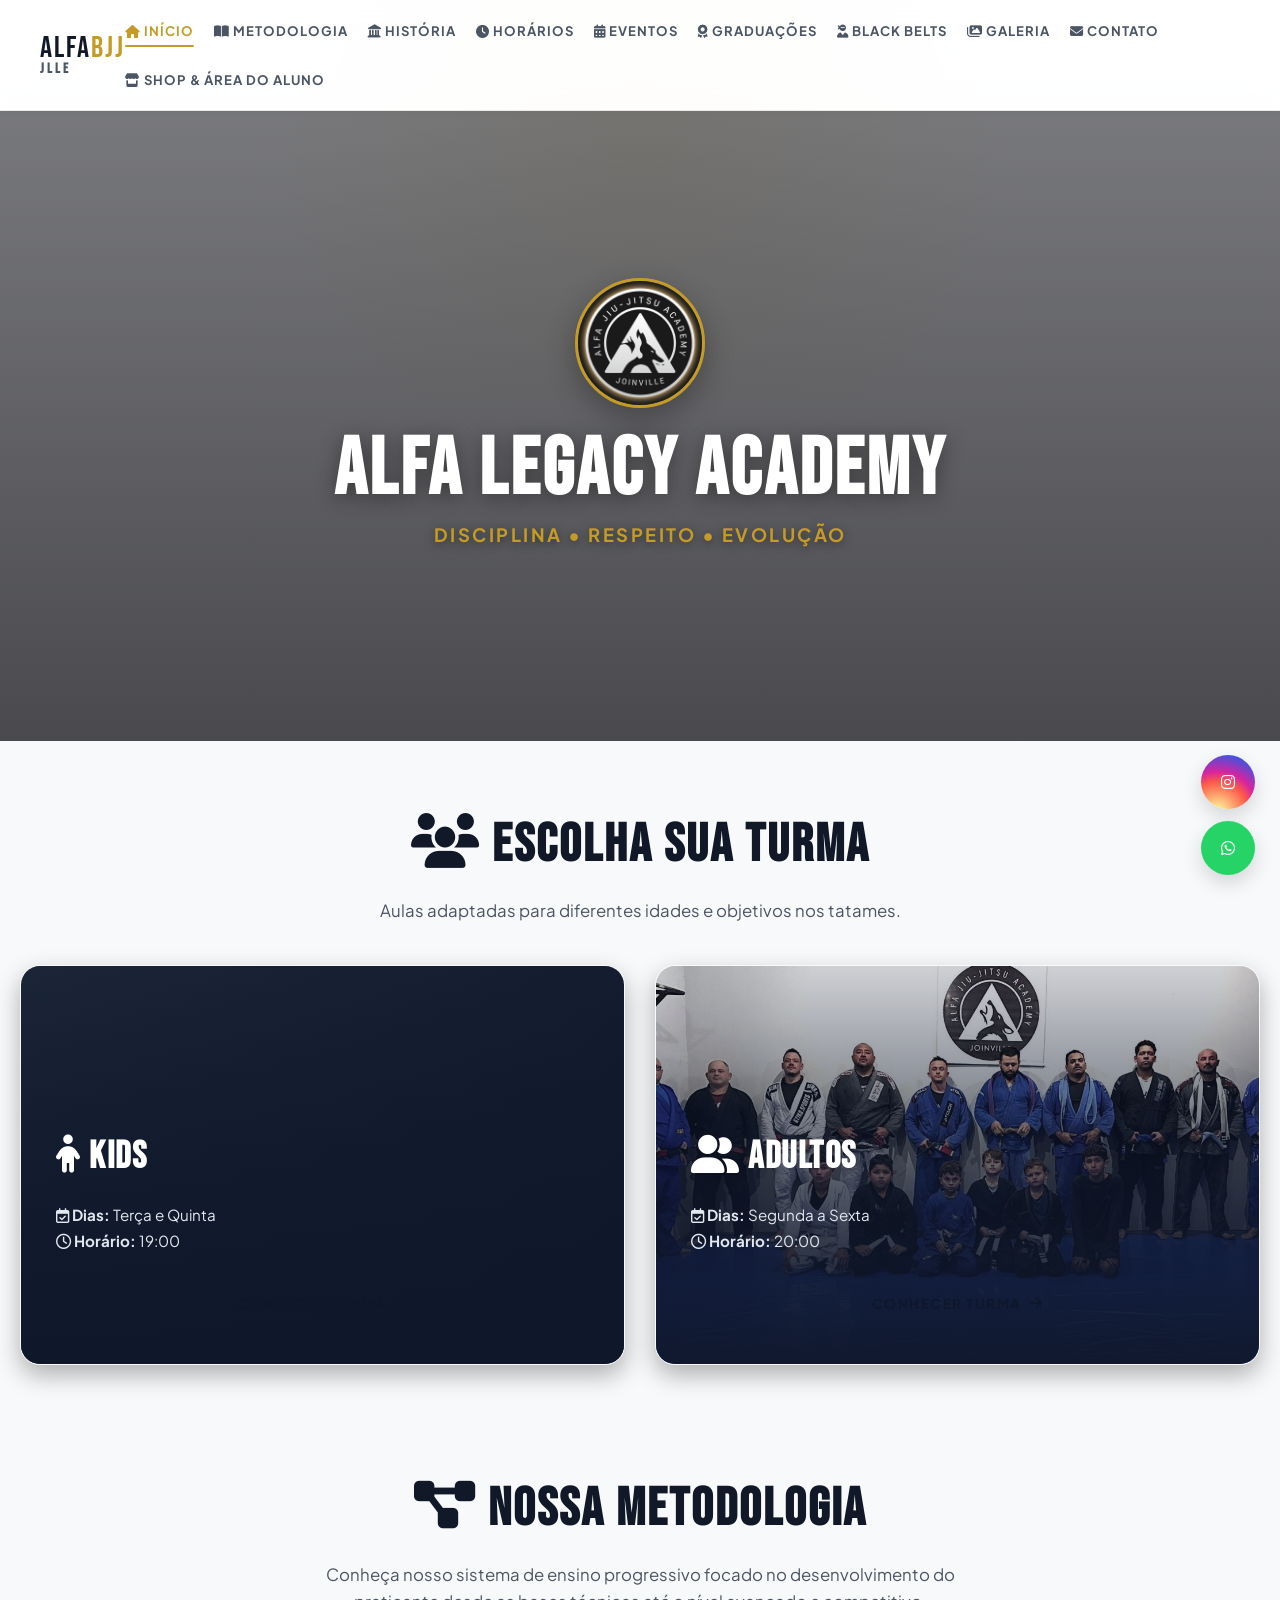
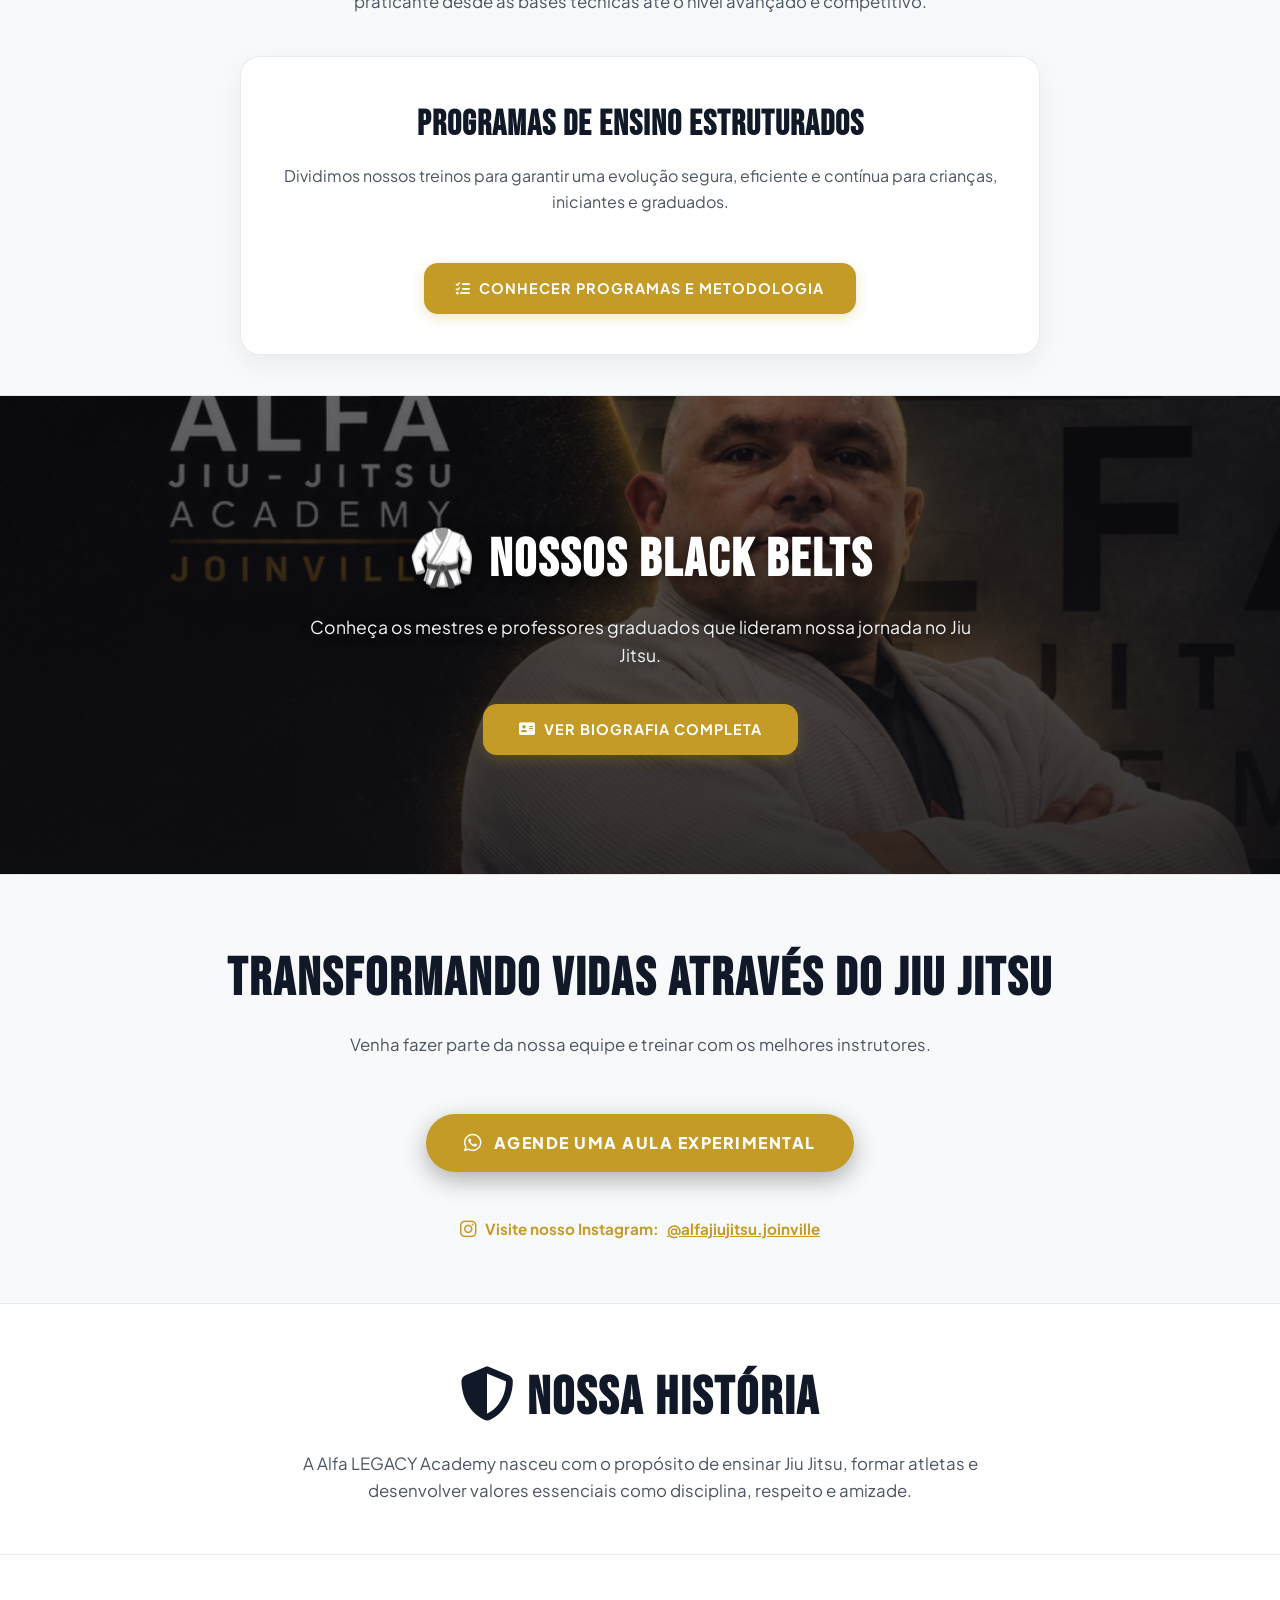
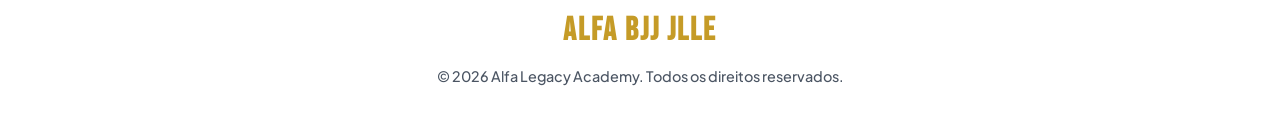
<file: index.html>
<!DOCTYPE html>
<html lang="pt-BR">

<head>
    <meta charset="UTF-8">
    <meta name="viewport" content="width=device-width, initial-scale=1.0">
    <title>Alfa Legacy Academy | Início</title>
    
    <meta name="description" content="Alfa Jiu Jitsu Academy em Joinville/SC. Disciplina, Respeito e Evolução. Agende sua aula experimental!">
    <meta property="og:title" content="Alfa Jiu Jitsu Academy">
    <meta property="og:description" content="Aulas de Jiu Jitsu para todas as idades em Joinville - SC. Agende uma aula experimental!">
    <meta property="og:image" content="imagens/logo.jpeg">
    <meta property="og:type" content="website">

    <link rel="stylesheet" href="css/style.css">
    <link rel="stylesheet" href="css/animacoes.css">
    <link rel="stylesheet" href="css/responsivo.css">

    <!-- CDN FontAwesome para Ícones -->
    <link rel="stylesheet" href="https://cdnjs.cloudflare.com/ajax/libs/font-awesome/6.5.1/css/all.min.css">

    <link rel="preconnect" href="https://fonts.googleapis.com">
    <link rel="preconnect" href="https://fonts.gstatic.com" crossorigin>
    <link href="https://fonts.googleapis.com/css2?family=Bebas+Neue&family=Plus+Jakarta+Sans:wght@300;400;500;600;700&display=swap" rel="stylesheet">

    <!-- ESTILOS DA NOVA SEÇÃO DE TURMAS -->
    <style>
        .grid-turmas {
            display: grid;
            grid-template-columns: repeat(auto-fit, minmax(320px, 1fr));
            gap: 30px;
            margin-top: 30px;
        }

        .card-turma-bg {
            position: relative;
            border-radius: 20px;
            overflow: hidden;
            min-height: 400px;
            display: flex;
            flex-direction: column;
            justify-content: flex-end;
            padding: 35px;
            text-decoration: none;
            color: #ffffff;
            box-shadow: 0 10px 25px rgba(0, 0, 0, 0.3);
            border: 1px solid rgba(255, 255, 255, 0.1);
            transition: transform 0.4s ease, border-color 0.4s ease;
        }

        /* Imagem de Fundo e Zoom Suave */
        .card-turma-img {
            position: absolute;
            top: 0;
            left: 0;
            width: 100%;
            height: 100%;
            background-size: cover;
            background-position: center;
            transition: transform 0.6s cubic-bezier(0.25, 1, 0.5, 1);
            z-index: 1;
        }

        /* Overlay Escuro para Legibilidade */
        .card-turma-overlay {
            position: absolute;
            top: 0;
            left: 0;
            width: 100%;
            height: 100%;
            background: linear-gradient(180deg, rgba(15, 23, 42, 0.2) 0%, rgba(15, 23, 42, 0.85) 70%, rgba(15, 23, 42, 0.98) 100%);
            z-index: 2;
        }

        /* Conteúdo Interno */
        .card-turma-conteudo {
            position: relative;
            z-index: 3;
            width: 100%;
        }

        .card-turma-conteudo h3 {
            font-family: var(--font-head);
            font-size: 2.4rem;
            letter-spacing: 1.5px;
            color: #ffffff;
            margin-bottom: 15px;
            text-transform: uppercase;
        }

        .card-turma-info {
            font-size: 0.95rem;
            line-height: 1.7;
            color: #e2e8f0;
            margin-bottom: 25px;
        }

        .card-turma-info strong {
            color: var(--accent-gold);
        }

        /* Animações e Hover */
        .card-turma-bg:hover {
            transform: translateY(-6px);
            border-color: var(--accent-gold);
        }

        .card-turma-bg:hover .card-turma-img {
            transform: scale(1.08);
        }

        .btn-turma {
            display: inline-flex;
            align-items: center;
            justify-content: center;
            gap: 8px;
            width: 100%;
            padding: 14px;
            background: var(--accent-gold);
            color: #0f172a;
            font-weight: 700;
            font-size: 0.85rem;
            letter-spacing: 1.5px;
            text-transform: uppercase;
            border-radius: 12px;
            transition: background 0.3s ease, color 0.3s ease;
        }

        .card-turma-bg:hover .btn-turma {
            background: #ffffff;
            color: #0f172a;
        }
    </style>
</head>

<body>

    <div class="glow-bg"></div>

    <header>
        <div class="nav-container">
            <a href="index.html" class="logo">ALFA<span>BJJ</span><small>JLLE</small></a>
            <nav>
                <a href="index.html" class="active"><i class="fa-solid fa-house"></i> Início</a>
                <a href="metodologia.html"><i class="fa-solid fa-book-open"></i> Metodologia</a>
                <a href="historia.html"><i class="fa-solid fa-landmark"></i> História</a>
                <a href="horarios.html"><i class="fa-solid fa-clock"></i> Horários</a>
                <a href="eventos.html"><i class="fa-solid fa-calendar-days"></i> Eventos</a>
                <a href="graduacoes.html"><i class="fa-solid fa-award"></i> Graduações</a>
                <a href="blackbelts.html"><i class="fa-solid fa-user-ninja"></i> Black Belts</a>
                <a href="galeria.html"><i class="fa-solid fa-images"></i> Galeria</a>
                <a href="contato.html"><i class="fa-solid fa-envelope"></i> Contato</a>
                <a href="reservas.html"><i class="fa-solid fa-store"></i> Shop & Área do Aluno</a>
            </nav>
        </div>
    </header>

    <section class="hero">
        <video class="hero-video" autoplay loop muted playsinline preload="metadata">
            <source src="hero-bg.mp4" type="video/mp4">
            Seu navegador não suporta vídeos HTML5.
        </video>
        <div class="hero-overlay"></div>
        
        <div class="hero-content">
            <img src="imagens/logo.jpeg" alt="Logo Alfa Jiu Jitsu Academy Joinville" class="logo-img">
            <h1>ALFA LEGACY ACADEMY</h1>
            <p class="slogan">Disciplina • Respeito • Evolução</p>
        </div>
    </section>

    <main>
        <!-- SEÇÃO DE TURMAS -->
        <section class="container" style="padding: 60px 20px;">
            <div style="text-align: center; max-width: 600px; margin: 0 auto 30px auto;">
                <h2 class="section-title"><i class="fa-solid fa-users"></i> Escolha sua Turma</h2>
                <p class="section-subtitle">Aulas adaptadas para diferentes idades e objetivos nos tatames.</p>
            </div>

            <div class="grid-turmas">
                
                <!-- CARD KIDS -->
                <a href="galeria.html?categoria=kids" class="card-turma-bg">
                    <div class="card-turma-img" style="background-image: linear-gradient(135deg, #1e293b, #0f172a);"></div>
                    <div class="card-turma-overlay"></div>
                    
                    <div class="card-turma-conteudo">
                        <h3><i class="fa-solid fa-child"></i> Kids</h3>
                        <div class="card-turma-info">
                            <p><strong><i class="fa-regular fa-calendar-check"></i> Dias:</strong> Terça e Quinta</p>
                            <p><strong><i class="fa-regular fa-clock"></i> Horário:</strong> 19:00</p>
                        </div>
                        <div class="btn-turma">Conhecer Turma <i class="fa-solid fa-arrow-right"></i></div>
                    </div>
                </a>

                <!-- CARD ADULTOS -->
                <a href="galeria.html?categoria=adultos" class="card-turma-bg">
                    <div class="card-turma-img" style="background-image: url('imagens/cardadultos.jpeg');"></div>
                    <div class="card-turma-overlay"></div>
                    
                    <div class="card-turma-conteudo">
                        <h3><i class="fa-solid fa-user-group"></i> Adultos</h3>
                        <div class="card-turma-info">
                            <p><strong><i class="fa-regular fa-calendar-check"></i> Dias:</strong> Segunda a Sexta</p>
                            <p><strong><i class="fa-regular fa-clock"></i> Horário:</strong> 20:00</p>
                        </div>
                        <div class="btn-turma">Conhecer Turma <i class="fa-solid fa-arrow-right"></i></div>
                    </div>
                </a>

            </div>
        </section>

        <!-- SEÇÃO METODOLOGIA E PROGRAMAS -->
        <section id="metodologia" style="max-width: 1100px; margin: 0 auto; text-align: center; padding: 40px 20px;">
            <h2 class="section-title"><i class="fa-solid fa-diagram-project"></i> Nossa Metodologia</h2>
            <p class="section-subtitle">
                Conheça nosso sistema de ensino progressivo focado no desenvolvimento do praticante desde as bases técnicas até o nível avançado e competitivo.
            </p>

            <div style="background: var(--bg-card); border: 1px solid var(--bg-card-border); border-radius: var(--radius-lg); padding: 40px 30px; max-width: 800px; margin: 0 auto; box-shadow: var(--shadow-md);">
                <h3 style="font-family: var(--font-head); font-size: 2.2rem; color: var(--text-main); margin-bottom: 10px; letter-spacing: 1px;">Programas de Ensino Estruturados</h3>
                <p style="color: var(--text-muted); font-size: 1rem; margin-bottom: 25px;">
                    Dividimos nossos treinos para garantir uma evolução segura, eficiente e contínua para crianças, iniciantes e graduados.
                </p>
                <a href="metodologia.html" class="botao" style="display: inline-flex; align-items: center; gap: 8px; padding: 14px 32px;">
                    <i class="fa-solid fa-list-check"></i> CONHECER PROGRAMAS E METODOLOGIA
                </a>
            </div>
        </section>

        <!-- SEÇÃO NOSSOS BLACK BELTS -->
        <section class="blackbelt-hero-section">
            <div class="blackbelt-hero-bg">
                <img src="imagens/vilson.jpeg" alt="Professor Vilson Fajardo - Alfa Jiu Jitsu Academy">
            </div>
            <div class="blackbelt-hero-overlay"></div>
            
            <div class="blackbelt-hero-content">
                <h2 class="section-title">🥋 Nossos Black Belts</h2>
                <p class="section-subtitle">
                    Conheça os mestres e professores graduados que lideram nossa jornada no Jiu Jitsu.
                </p>
                <a href="blackbelts.html" class="botao" style="display: inline-flex; align-items: center; gap: 8px; padding: 14px 36px; margin-top: 15px;">
                    <i class="fa-solid fa-address-card"></i> VER BIOGRAFIA COMPLETA
                </a>
            </div>
        </section>

        <!-- CHAMADA EXPERIMENTAL -->
        <section style="text-align: center; padding: 60px 20px;">
            <h2 class="section-title">Transformando vidas através do Jiu Jitsu</h2>
            <p class="section-subtitle">Venha fazer parte da nossa equipe e treinar com os melhores instrutores.</p>

            <a href="https://wa.me/5547933827050?text=Ol%C3%A1!%20Gostaria%20de%20agendar%20uma%20aula%20experimental." 
               target="_blank" 
               rel="noopener noreferrer"
               class="btn-whatsapp-hero"
               style="display: inline-flex; align-items: center; gap: 10px;">
                <i class="fa-brands fa-whatsapp fa-lg"></i> AGENDE UMA AULA EXPERIMENTAL
            </a>

            <br><br>

            <a href="https://www.instagram.com/alfajiujitsu.joinville/" 
               target="_blank" 
               rel="noopener noreferrer"
               class="instagram-chamada"
               style="display: inline-flex; align-items: center; gap: 8px;">
                <i class="fa-brands fa-instagram fa-lg"></i> Visite nosso Instagram: <u>@alfajiujitsu.joinville</u>
            </a>
        </section>

        <!-- HISTÓRIA -->
        <section style="background-color: var(--bg-surface); border-top: 1px solid var(--bg-card-border); text-align: center; padding: 50px 20px;">
            <h2 class="section-title"><i class="fa-solid fa-shield-halved"></i> Nossa História</h2>
            <p class="section-subtitle" style="margin-bottom: 0;">
                A Alfa LEGACY  Academy nasceu com o propósito de ensinar Jiu Jitsu,
                formar atletas e desenvolver valores essenciais como disciplina, respeito e amizade.
            </p>
        </section>
    </main>

    <!-- BOTOES FLUTUANTES -->
    <div class="flutuantes-container">
        <a href="https://www.instagram.com/alfajiujitsu.joinville/" 
           class="flutuante-btn instagram" 
           target="_blank" 
           rel="noopener noreferrer"
           aria-label="Siga-nos no Instagram">
            <i class="fa-brands fa-instagram"></i>
        </a>

        <a href="https://wa.me/5547933827050?text=Ol%C3%A1!%20Gostaria%20de%20agendar%20uma%20aula%20experimental." 
           class="flutuante-btn whatsapp" 
           target="_blank" 
           rel="noopener noreferrer"
           aria-label="Fale conosco no WhatsApp">
            <i class="fa-brands fa-whatsapp"></i>
        </a>
    </div>

    <footer>
        <h3>ALFA BJJ JLLE</h3>
        <p>&copy; 2026 Alfa Legacy Academy. Todos os direitos reservados.</p>
    </footer>

</body>
</html>
</file>
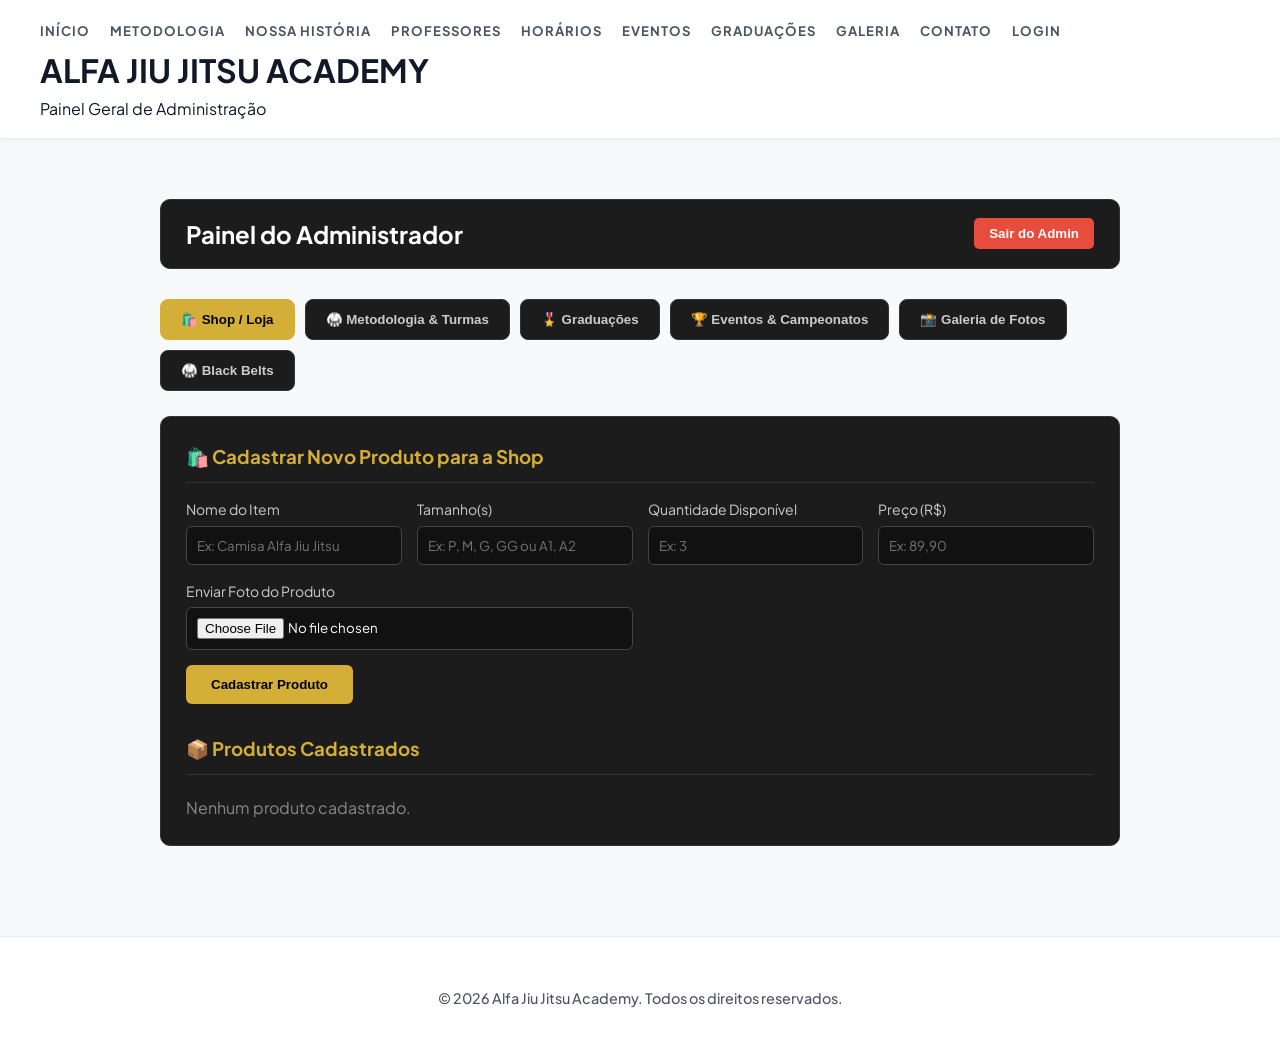
<file: admin.html>
<!DOCTYPE html>
<html lang="pt-BR">

<head>
    <meta charset="UTF-8">
    <meta name="viewport" content="width=device-width, initial-scale=1.0">
    <title>Painel do Administrador - Alfa Jiu Jitsu</title>
    
    <link rel="stylesheet" href="css/style.css">
    <link rel="stylesheet" href="css/animacoes.css">
    <link rel="stylesheet" href="css/responsivo.css">

    <style>
        .admin-container {
            max-width: 1000px;
            margin: 40px auto;
            padding: 20px;
        }

        .header-adm {
            display: flex;
            justify-content: space-between;
            align-items: center;
            background: #1c1c1c;
            padding: 15px 25px;
            border-radius: 10px;
            border: 1px solid #333;
            margin-bottom: 30px;
        }

        /* NAVEGAÇÃO DE ABAS DO ADMIN */
        .tabs-admin {
            display: flex;
            gap: 10px;
            margin-bottom: 25px;
            flex-wrap: wrap;
        }

        .tab-btn-adm {
            padding: 12px 20px;
            background: #1c1c1c;
            border: 1px solid #333;
            color: #ccc;
            border-radius: 8px;
            cursor: pointer;
            font-weight: bold;
            transition: all 0.3s ease;
        }

        .tab-btn-adm.active {
            background: #d4af37;
            color: #000;
            border-color: #d4af37;
        }

        .secao-adm {
            display: none;
            background: #1c1c1c;
            padding: 25px;
            border-radius: 10px;
            border: 1px solid #333;
            margin-bottom: 30px;
            text-align: left;
        }

        .secao-adm.active {
            display: block;
        }

        .secao-adm h3 {
            color: #d4af37;
            margin-top: 0;
            border-bottom: 1px solid #333;
            padding-bottom: 10px;
        }

        .form-grid {
            display: grid;
            grid-template-columns: repeat(auto-fit, minmax(200px, 1fr));
            gap: 15px;
            margin-top: 15px;
        }

        .form-group {
            display: flex;
            flex-direction: column;
        }

        .form-group label {
            color: #ccc;
            font-size: 14px;
            margin-bottom: 5px;
        }

        .form-group input, .form-group select, .form-group textarea {
            padding: 10px;
            background: #111;
            border: 1px solid #444;
            border-radius: 6px;
            color: white;
            font-family: inherit;
        }

        .btn-salvar {
            background: #d4af37;
            color: #000;
            padding: 12px 25px;
            border: none;
            border-radius: 6px;
            font-weight: bold;
            cursor: pointer;
            margin-top: 15px;
            transition: background 0.3s;
        }

        .btn-salvar:hover {
            background: #b49329;
        }

        .grid-itens-cadastrados {
            display: grid;
            grid-template-columns: repeat(auto-fit, minmax(220px, 1fr));
            gap: 20px;
            margin-top: 20px;
        }

        .card-adm-item {
            background: #111;
            border: 1px solid #333;
            border-radius: 8px;
            padding: 15px;
            text-align: center;
        }

        .card-adm-item img {
            width: 100%;
            height: 160px;
            object-fit: cover;
            border-radius: 6px;
            margin-bottom: 10px;
        }

        .btn-excluir {
            background: #e74c3c;
            color: white;
            border: none;
            padding: 8px 15px;
            border-radius: 5px;
            cursor: pointer;
            margin-top: 10px;
        }

        .btn-logout {
            background-color: #e74c3c;
            color: white;
            padding: 8px 15px;
            border: none;
            border-radius: 5px;
            cursor: pointer;
            font-weight: bold;
        }
    </style>
</head>

<body>

    <header>
        <nav>
            <a href="index.html">Início</a>
            <a href="index.html#metodologia">Metodologia</a>
            <a href="historia.html">Nossa História</a>
            <a href="professores.html">Professores</a>
            <a href="horarios.html">Horários</a>
            <a href="eventos.html">Eventos</a>
            <a href="graduacoes.html">Graduações</a>
            <a href="galeria.html">Galeria</a>
            <a href="contato.html">Contato</a>
            <a href="login.html">Login</a>
        </nav>

        <h1>ALFA JIU JITSU ACADEMY</h1>
        <p>Painel Geral de Administração</p>
    </header>

    <main class="admin-container">
        <div class="header-adm">
            <h2 style="margin: 0; color: #fff;">Painel do Administrador</h2>
            <button onclick="logout()" class="btn-logout">Sair do Admin</button>
        </div>

        <!-- BOTOES DE NAVEGAÇÃO ENTRE AS ABAS -->
        <div class="tabs-admin">
            <button class="tab-btn-adm active" onclick="trocarAba(this, 'shop')">🛍️ Shop / Loja</button>
            <button class="tab-btn-adm" onclick="trocarAba(this, 'metodologia')">🥋 Metodologia & Turmas</button>
            <button class="tab-btn-adm" onclick="trocarAba(this, 'graduacoes')">🎖️ Graduações</button>
            <button class="tab-btn-adm" onclick="trocarAba(this, 'eventos')">🏆 Eventos & Campeonatos</button>
            <button class="tab-btn-adm" onclick="trocarAba(this, 'galeria')">📸 Galeria de Fotos</button>
            <button class="tab-btn-adm" onclick="trocarAba(this, 'blackbelts')">🥋 Black Belts</button>
        </div>

        <!-- ================= ABA 1: SHOP / LOJA ================= -->
        <div id="aba-shop" class="secao-adm active">
            <h3>🛍️ Cadastrar Novo Produto para a Shop</h3>
            <form id="formProduto">
                <div class="form-grid">
                    <div class="form-group">
                        <label for="prodNome">Nome do Item</label>
                        <input type="text" id="prodNome" placeholder="Ex: Camisa Alfa Jiu Jitsu" required>
                    </div>

                    <div class="form-group">
                        <label for="prodTamanho">Tamanho(s)</label>
                        <input type="text" id="prodTamanho" placeholder="Ex: P, M, G, GG ou A1, A2" required>
                    </div>

                    <div class="form-group">
                        <label for="prodQtd">Quantidade Disponível</label>
                        <input type="number" id="prodQtd" min="1" placeholder="Ex: 3" required>
                    </div>

                    <div class="form-group">
                        <label for="prodPreco">Preço (R$)</label>
                        <input type="text" id="prodPreco" placeholder="Ex: 89,90" required>
                    </div>

                    <div class="form-group" style="grid-column: span 2;">
                        <label for="prodFoto">Enviar Foto do Produto</label>
                        <input type="file" id="prodFoto" accept="image/*" required>
                    </div>
                </div>
                <button type="submit" class="btn-salvar">Cadastrar Produto</button>
            </form>

            <h3 style="margin-top: 30px;">📦 Produtos Cadastrados</h3>
            <div id="listaProdutosAdmin" class="grid-itens-cadastrados"></div>
        </div>

        <!-- ================= ABA 2: METODOLOGIA ================= -->
        <div id="aba-metodologia" class="secao-adm">
            <h3>🥋 Cadastrar Módulo de Metodologia / Turma</h3>
            <form id="formMetodologia">
                <div class="form-grid">
                    <div class="form-group">
                        <label for="metTitulo">Título da Turma / Metodologia</label>
                        <input type="text" id="metTitulo" placeholder="Ex: Metodologia Kids, Módulo Iniciantes" required>
                    </div>

                    <div class="form-group" style="grid-column: span 2;">
                        <label for="metDescricao">Descrição Detalhada</label>
                        <textarea id="metDescricao" rows="4" placeholder="Descreva os objetivos, para quem é direcionado, método de ensino, etc." required></textarea>
                    </div>

                    <div class="form-group" style="grid-column: span 2;">
                        <label for="metFoto">Foto Ilustrativa</label>
                        <input type="file" id="metFoto" accept="image/*" required>
                    </div>
                </div>
                <button type="submit" class="btn-salvar">Salvar na Metodologia</button>
            </form>

            <h3 style="margin-top: 30px;">📖 Módulos Cadastrados</h3>
            <div id="listaMetodologiaAdmin" class="grid-itens-cadastrados"></div>
        </div>

        <!-- ================= ABA 3: GRADUAÇÕES ================= -->
        <div id="aba-graduacoes" class="secao-adm">
            <h3>🎖️ Cadastrar Graduação de Aluno</h3>
            <form id="formGraduacao">
                <div class="form-grid">
                    <div class="form-group">
                        <label for="gradNome">Nome do Aluno</label>
                        <input type="text" id="gradNome" placeholder="Ex: Carlos Silva" required>
                    </div>

                    <div class="form-group">
                        <label for="gradFaixa">Nova Faixa</label>
                        <select id="gradFaixa" required>
                            <option value="Cinza / Kids">Cinza (Kids)</option>
                            <option value="Amarela / Kids">Amarela (Kids)</option>
                            <option value="Laranja / Kids">Laranja (Kids)</option>
                            <option value="Verde / Kids">Verde (Kids)</option>
                            <option value="Azul">Azul</option>
                            <option value="Roxa">Roxa</option>
                            <option value="Marrom">Marrom</option>
                            <option value="Preta">Preta</option>
                        </select>
                    </div>

                    <div class="form-group">
                        <label for="gradData">Data da Graduação</label>
                        <input type="date" id="gradData" required>
                    </div>

                    <div class="form-group" style="grid-column: span 2;">
                        <label for="gradFoto">Foto da Graduação (Opcional)</label>
                        <input type="file" id="gradFoto" accept="image/*">
                    </div>
                </div>
                <button type="submit" class="btn-salvar">Registrar Graduação</button>
            </form>

            <h3 style="margin-top: 30px;">📜 Histórico de Graduações</h3>
            <div id="listaGraduacoesAdmin" class="grid-itens-cadastrados"></div>
        </div>

        <!-- ================= ABA 4: EVENTOS ================= -->
        <div id="aba-eventos" class="secao-adm">
            <h3 id="tituloFormEvento">🏆 Cadastrar Evento ou Campeonato</h3>
            <form id="formEvento">
                <input type="hidden" id="evId">

                <div class="form-grid">
                    <div class="form-group">
                        <label for="evTitulo">Título do Evento</label>
                        <input type="text" id="evTitulo" placeholder="Ex: Open Joinville de Jiu Jitsu" required>
                    </div>

                    <div class="form-group">
                        <label for="evData">Data</label>
                        <input type="date" id="evData" required>
                    </div>

                    <div class="form-group">
                        <label for="evLocal">Local</label>
                        <input type="text" id="evLocal" placeholder="Ex: Ginásio Centreventos" required>
                    </div>

                    <div class="form-group" style="grid-column: span 2;">
                        <label for="evDesc">Descrição</label>
                        <textarea id="evDesc" rows="3" placeholder="Detalhes das inscrições, categorias, etc."></textarea>
                    </div>

                    <div class="form-group" style="grid-column: span 2;">
                        <label for="evFoto">Imagem / Banner do Evento (Opcional)</label>
                        <input type="file" id="evFoto" accept="image/*">
                        <div id="previewFotoAtual" style="margin-top: 8px;"></div>
                    </div>
                </div>

                <div style="display: flex; gap: 10px; margin-top: 15px;">
                    <button type="submit" id="btnSalvarEvento" class="btn-salvar">Publicar Evento</button>
                    <button type="button" id="btnCancelarEdicao" onclick="cancelarEdicaoEvento()" class="btn-excluir" style="display:none; background:#555;">Cancelar Edição</button>
                </div>
            </form>

            <h3 style="margin-top: 30px;">📅 Eventos Cadastrados</h3>
            <div id="listaEventosAdmin" class="grid-itens-cadastrados"></div>
        </div>

        <!-- ================= ABA 5: GALERIA DE FOTOS ================= -->
        <div id="aba-galeria" class="secao-adm">
            <h3>📸 Adicionar Foto na Galeria</h3>
            <form id="formGaleria">
                <div class="form-grid">
                    <div class="form-group">
                        <label for="galTitulo">Título / Legenda</label>
                        <input type="text" id="galTitulo" placeholder="Ex: Treino de Sexta-feira" required>
                    </div>

                    <div class="form-group">
                        <label for="galCategoria">Categoria</label>
                        <select id="galCategoria" required>
                            <option value="adultos">Adultos</option>
                            <option value="kids">Kids</option>
                            <option value="campeonatos">Campeonatos</option>
                        </select>
                    </div>

                    <div class="form-group" style="grid-column: span 2;">
                        <label for="galFoto">Upload da Foto</label>
                        <input type="file" id="galFoto" accept="image/*" required>
                    </div>
                </div>
                <button type="submit" class="btn-salvar">Adicionar à Galeria</button>
            </form>

            <h3 style="margin-top: 30px;">🖼️ Fotos na Galeria</h3>
            <div id="listaGaleriaAdmin" class="grid-itens-cadastrados"></div>
        </div>

        <!-- ================= ABA 6: BLACK BELTS ================= -->
        <div id="aba-blackbelts" class="secao-adm">
            <h3>🥋 Cadastrar Faixa Preta (Black Belt)</h3>
            <form id="formBlackBelt">
                <div class="form-grid">
                    <div class="form-group">
                        <label for="bbNome">Nome Completo</label>
                        <input type="text" id="bbNome" placeholder="Ex: Vilson Fajardo" required>
                    </div>

                    <div class="form-group">
                        <label for="bbAno">Ano da Faixa Preta</label>
                        <input type="number" id="bbAno" placeholder="Ex: 2018" min="1950" max="2030" required>
                    </div>

                    <div class="form-group">
                        <label for="bbGrau">Grau Atual (Opcional)</label>
                        <input type="text" id="bbGrau" placeholder="Ex: 2º Grau">
                    </div>

                    <div class="form-group" style="grid-column: span 2;">
                        <label for="bbHistoria">História / Biografia</label>
                        <textarea id="bbHistoria" rows="4" placeholder="Conte brevemente a trajetória nas artes marciais..." required></textarea>
                    </div>

                    <div class="form-group" style="grid-column: span 2;">
                        <label for="bbFoto">Foto Oficial</label>
                        <input type="file" id="bbFoto" accept="image/*" required>
                    </div>
                </div>
                <button type="submit" class="btn-salvar">Cadastrar Black Belt</button>
            </form>

            <h3 style="margin-top: 30px;">🥋 Black Belts Cadastrados</h3>
            <div id="listaBlackBeltsAdmin" class="grid-itens-cadastrados"></div>
        </div>

    </main>

    <footer>
        <p>© 2026 Alfa Jiu Jitsu Academy. Todos os direitos reservados.</p>
    </footer>

    <script>
        // --- GERENCIAMENTO DAS ABAS ---
        function trocarAba(element, nomeAba) {
            const btns = document.querySelectorAll('.tab-btn-adm');
            const secaos = document.querySelectorAll('.secao-adm');

            btns.forEach(b => b.classList.remove('active'));
            secaos.forEach(s => s.classList.remove('active'));

            element.classList.add('active');
            document.getElementById('aba-' + nomeAba).classList.add('active');
        }

        document.addEventListener('DOMContentLoaded', () => {
            carregarProdutosAdmin();
            carregarMetodologiaAdmin();
            carregarGraduacoesAdmin();
            carregarEventosAdmin();
            carregarGaleriaAdmin();
            carregarBlackBeltsAdmin();
        });

        // Helper para ler arquivos de imagem
        function lerImagem(input, callback) {
            if (input.files && input.files[0]) {
                const reader = new FileReader();
                reader.onload = e => callback(e.target.result);
                reader.readAsDataURL(input.files[0]);
            } else {
                callback(null);
            }
        }

        // ================= 1. PRODUTOS / SHOP =================
        document.getElementById('formProduto').addEventListener('submit', function(e) {
            e.preventDefault();
            lerImagem(document.getElementById('prodFoto'), foto => {
                const item = {
                    id: Date.now(),
                    nome: document.getElementById('prodNome').value,
                    tamanho: document.getElementById('prodTamanho').value,
                    qtd: parseInt(document.getElementById('prodQtd').value),
                    preco: document.getElementById('prodPreco').value,
                    foto: foto
                };
                let banco = JSON.parse(localStorage.getItem('produtosShop')) || [];
                banco.push(item);
                localStorage.setItem('produtosShop', JSON.stringify(banco));
                document.getElementById('formProduto').reset();
                carregarProdutosAdmin();
            });
        });

        function carregarProdutosAdmin() {
            const c = document.getElementById('listaProdutosAdmin');
            const items = JSON.parse(localStorage.getItem('produtosShop')) || [];
            c.innerHTML = items.length ? '' : '<p style="color:#888;">Nenhum produto cadastrado.</p>';
            items.forEach(p => {
                c.innerHTML += `
                    <div class="card-adm-item">
                        <img src="${p.foto}">
                        <h4 style="color:#d4af37; margin:5px 0;">${p.nome}</h4>
                        <p style="margin:2px; color:#ccc;">Tamanho: ${p.tamanho} | Qtd: ${p.qtd}</p>
                        <p style="margin:2px; color:#25d366;">R$ ${p.preco}</p>
                        <button onclick="excluirItem('produtosShop', ${p.id}, carregarProdutosAdmin)" class="btn-excluir">Excluir</button>
                    </div>`;
            });
        }

        // ================= 2. METODOLOGIA =================
        document.getElementById('formMetodologia').addEventListener('submit', function(e) {
            e.preventDefault();
            lerImagem(document.getElementById('metFoto'), foto => {
                const item = {
                    id: Date.now(),
                    titulo: document.getElementById('metTitulo').value,
                    descricao: document.getElementById('metDescricao').value,
                    foto: foto
                };
                let banco = JSON.parse(localStorage.getItem('metodologiaItems')) || [];
                banco.push(item);
                localStorage.setItem('metodologiaItems', JSON.stringify(banco));
                document.getElementById('formMetodologia').reset();
                carregarMetodologiaAdmin();
            });
        });

        function carregarMetodologiaAdmin() {
            const c = document.getElementById('listaMetodologiaAdmin');
            const items = JSON.parse(localStorage.getItem('metodologiaItems')) || [];
            c.innerHTML = items.length ? '' : '<p style="color:#888;">Nenhum conteúdo de metodologia cadastrado.</p>';
            items.forEach(m => {
                c.innerHTML += `
                    <div class="card-adm-item">
                        <img src="${m.foto}">
                        <h4 style="color:#d4af37; margin:5px 0;">${m.titulo}</h4>
                        <p style="margin:5px 0; color:#aaa; font-size:13px;">${m.descricao}</p>
                        <button onclick="excluirItem('metodologiaItems', ${m.id}, carregarMetodologiaAdmin)" class="btn-excluir">Excluir</button>
                    </div>`;
            });
        }

        // ================= 3. GRADUAÇÕES =================
        document.getElementById('formGraduacao').addEventListener('submit', function(e) {
            e.preventDefault();
            lerImagem(document.getElementById('gradFoto'), foto => {
                const item = {
                    id: Date.now(),
                    nome: document.getElementById('gradNome').value,
                    faixa: document.getElementById('gradFaixa').value,
                    data: document.getElementById('gradData').value,
                    foto: foto
                };
                let banco = JSON.parse(localStorage.getItem('graduacoes')) || [];
                banco.push(item);
                localStorage.setItem('graduacoes', JSON.stringify(banco));
                document.getElementById('formGraduacao').reset();
                carregarGraduacoesAdmin();
            });
        });

        function carregarGraduacoesAdmin() {
            const c = document.getElementById('listaGraduacoesAdmin');
            const items = JSON.parse(localStorage.getItem('graduacoes')) || [];
            c.innerHTML = items.length ? '' : '<p style="color:#888;">Nenhuma graduação registrada.</p>';
            items.forEach(g => {
                const imgTag = g.foto ? `<img src="${g.foto}">` : '';
                c.innerHTML += `
                    <div class="card-adm-item">
                        ${imgTag}
                        <h4 style="color:#d4af37; margin:5px 0;">${g.nome}</h4>
                        <p style="margin:2px; color:#ccc;">Faixa: ${g.faixa}</p>
                        <p style="margin:2px; color:#888;">Data: ${g.data}</p>
                        <button onclick="excluirItem('graduacoes', ${g.id}, carregarGraduacoesAdmin)" class="btn-excluir">Excluir</button>
                    </div>`;
            });
        }

        // ================= 4. EVENTOS (COM EDIÇÃO E FOTO) =================
        document.getElementById('formEvento').addEventListener('submit', function(e) {
            e.preventDefault();

            const idEdicao = document.getElementById('evId').value;
            const fileInput = document.getElementById('evFoto');

            lerImagem(fileInput, fotoBase64 => {
                let banco = JSON.parse(localStorage.getItem('eventos')) || [];

                if (idEdicao) {
                    // MODO EDIÇÃO
                    const index = banco.findIndex(ev => ev.id == idEdicao);
                    if (index !== -1) {
                        banco[index].titulo = document.getElementById('evTitulo').value;
                        banco[index].data = document.getElementById('evData').value;
                        banco[index].local = document.getElementById('evLocal').value;
                        banco[index].desc = document.getElementById('evDesc').value;
                        if (fotoBase64) {
                            banco[index].foto = fotoBase64;
                        }
                    }
                } else {
                    // MODO CRIAÇÃO
                    const novoItem = {
                        id: Date.now(),
                        titulo: document.getElementById('evTitulo').value,
                        data: document.getElementById('evData').value,
                        local: document.getElementById('evLocal').value,
                        desc: document.getElementById('evDesc').value,
                        foto: fotoBase64 || null
                    };
                    banco.push(novoItem);
                }

                localStorage.setItem('eventos', JSON.stringify(banco));
                cancelarEdicaoEvento();
                carregarEventosAdmin();
            });
        });

        function carregarEventosAdmin() {
            const c = document.getElementById('listaEventosAdmin');
            const items = JSON.parse(localStorage.getItem('eventos')) || [];
            c.innerHTML = items.length ? '' : '<p style="color:#888;">Nenhum evento cadastrado.</p>';
            items.forEach(ev => {
                const imgTag = ev.foto ? `<img src="${ev.foto}" alt="${ev.titulo}">` : '';
                c.innerHTML += `
                    <div class="card-adm-item">
                        ${imgTag}
                        <h4 style="color:#d4af37; margin:5px 0;">${ev.titulo}</h4>
                        <p style="margin:2px; color:#ccc;">📅 ${ev.data} - 📍 ${ev.local}</p>
                        <p style="margin:5px 0; color:#aaa; font-size:13px;">${ev.desc}</p>
                        <div style="display: flex; gap: 8px; justify-content: center; margin-top: 10px;">
                            <button onclick="prepararEdicaoEvento(${ev.id})" class="btn-salvar" style="padding: 6px 12px; margin: 0;">Editar</button>
                            <button onclick="excluirItem('eventos', ${ev.id}, carregarEventosAdmin)" class="btn-excluir" style="margin: 0;">Excluir</button>
                        </div>
                    </div>`;
            });
        }

        function prepararEdicaoEvento(id) {
            const items = JSON.parse(localStorage.getItem('eventos')) || [];
            const ev = items.find(item => item.id === id);

            if (!ev) return;

            document.getElementById('evId').value = ev.id;
            document.getElementById('evTitulo').value = ev.titulo;
            document.getElementById('evData').value = ev.data;
            document.getElementById('evLocal').value = ev.local;
            document.getElementById('evDesc').value = ev.desc;

            document.getElementById('tituloFormEvento').innerText = '✏️ Editar Evento ou Campeonato';
            document.getElementById('btnSalvarEvento').innerText = 'Atualizar Evento';
            document.getElementById('btnCancelarEdicao').style.display = 'inline-block';

            const previewContainer = document.getElementById('previewFotoAtual');
            if (ev.foto) {
                previewContainer.innerHTML = `<p style="color:#ccc; font-size:12px; margin:2px 0;">Foto atual:</p><img src="${ev.foto}" style="max-height:80px; border-radius:4px;">`;
            } else {
                previewContainer.innerHTML = '';
            }

            document.getElementById('formEvento').scrollIntoView({ behavior: 'smooth' });
        }

        function cancelarEdicaoEvento() {
            document.getElementById('formEvento').reset();
            document.getElementById('evId').value = '';
            document.getElementById('tituloFormEvento').innerText = '🏆 Cadastrar Evento ou Campeonato';
            document.getElementById('btnSalvarEvento').innerText = 'Publicar Evento';
            document.getElementById('btnCancelarEdicao').style.display = 'none';
            document.getElementById('previewFotoAtual').innerHTML = '';
        }

        // ================= 5. GALERIA =================
        document.getElementById('formGaleria').addEventListener('submit', function(e) {
            e.preventDefault();
            lerImagem(document.getElementById('galFoto'), foto => {
                const item = {
                    id: Date.now(),
                    titulo: document.getElementById('galTitulo').value,
                    categoria: document.getElementById('galCategoria').value,
                    foto: foto
                };
                let banco = JSON.parse(localStorage.getItem('galeriaFotos')) || [];
                banco.push(item);
                localStorage.setItem('galeriaFotos', JSON.stringify(banco));
                document.getElementById('formGaleria').reset();
                carregarGaleriaAdmin();
            });
        });

        function carregarGaleriaAdmin() {
            const c = document.getElementById('listaGaleriaAdmin');
            const items = JSON.parse(localStorage.getItem('galeriaFotos')) || [];
            c.innerHTML = items.length ? '' : '<p style="color:#888;">Nenhuma foto cadastrada.</p>';
            items.forEach(g => {
                c.innerHTML += `
                    <div class="card-adm-item">
                        <img src="${g.foto}">
                        <h4 style="color:#d4af37; margin:5px 0;">${g.titulo}</h4>
                        <p style="margin:2px; color:#aaa;">Categoria: ${g.categoria}</p>
                        <button onclick="excluirItem('galeriaFotos', ${g.id}, carregarGaleriaAdmin)" class="btn-excluir">Excluir</button>
                    </div>`;
            });
        }

        // ================= 6. BLACK BELTS =================
        document.getElementById('formBlackBelt').addEventListener('submit', function(e) {
            e.preventDefault();
            lerImagem(document.getElementById('bbFoto'), foto => {
                const item = {
                    id: Date.now(),
                    nome: document.getElementById('bbNome').value,
                    ano: document.getElementById('bbAno').value,
                    grau: document.getElementById('bbGrau').value || 'Faixa Preta',
                    historia: document.getElementById('bbHistoria').value,
                    foto: foto
                };
                let banco = JSON.parse(localStorage.getItem('blackBelts')) || [];
                banco.push(item);
                localStorage.setItem('blackBelts', JSON.stringify(banco));
                document.getElementById('formBlackBelt').reset();
                carregarBlackBeltsAdmin();
            });
        });

        function carregarBlackBeltsAdmin() {
            const c = document.getElementById('listaBlackBeltsAdmin');
            if (!c) return;
            const items = JSON.parse(localStorage.getItem('blackBelts')) || [];
            c.innerHTML = items.length ? '' : '<p style="color:#888;">Nenhum faixa preta cadastrado.</p>';
            items.forEach(bb => {
                c.innerHTML += `
                    <div class="card-adm-item">
                        <img src="${bb.foto}">
                        <h4 style="color:#d4af37; margin:5px 0;">${bb.nome}</h4>
                        <p style="margin:2px; color:#ccc;">Graduação: ${bb.ano} (${bb.grau})</p>
                        <p style="margin:5px 0; color:#aaa; font-size:12px; text-align:left;">${bb.historia}</p>
                        <button onclick="excluirItem('blackBelts', ${bb.id}, carregarBlackBeltsAdmin)" class="btn-excluir">Excluir</button>
                    </div>`;
            });
        }

        // Função genérica de exclusão
        function excluirItem(chaveStorage, id, callback) {
            if (confirm("Deseja realmente remover este item?")) {
                let banco = JSON.parse(localStorage.getItem(chaveStorage)) || [];
                banco = banco.filter(i => i.id !== id);
                localStorage.setItem(chaveStorage, JSON.stringify(banco));
                callback();
            }
        }

        function logout() {
            localStorage.removeItem('usuarioLogado');
            window.location.href = 'login.html';
        }
    </script>

</body>

</html>
</file>
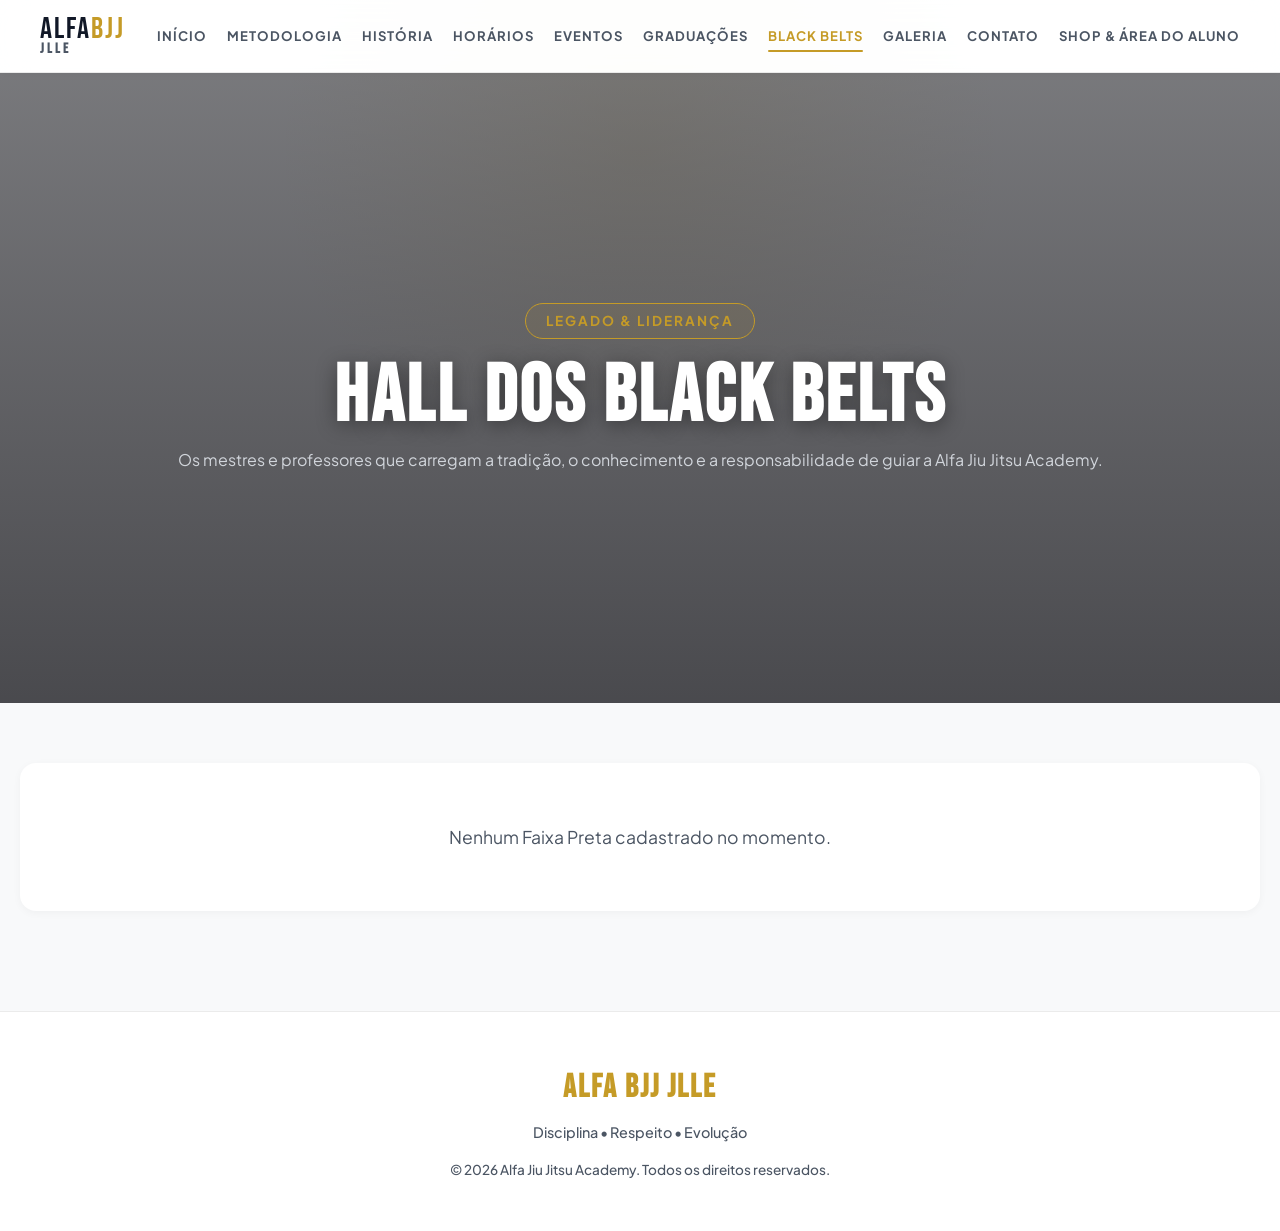
<file: blackbelts.html>
<!DOCTYPE html>
<html lang="pt-BR">

<head>
    <meta charset="UTF-8">
    <meta name="viewport" content="width=device-width, initial-scale=1.0">
    <title>Black Belts | Alfa Legacy Academy</title>
    
    <meta name="description" content="Conheça os mestres e professores faixa preta da Alfa Jiu Jitsu Academy.">

    <!-- CSS Externo -->
    <link rel="stylesheet" href="css/style.css">
    <link rel="stylesheet" href="css/animacoes.css">
    <link rel="stylesheet" href="css/responsivo.css">

    <!-- Google Fonts -->
    <link rel="preconnect" href="https://fonts.googleapis.com">
    <link rel="preconnect" href="https://fonts.gstatic.com" crossorigin>
    <link href="https://fonts.googleapis.com/css2?family=Bebas+Neue&family=Plus+Jakarta+Sans:wght@300;400;500;600;700&display=swap" rel="stylesheet">
</head>

<body>

    <div class="glow-bg"></div>

    <!-- HEADER NAVIGATION -->
    <header>
        <div class="nav-container">
            <a href="index.html" class="logo">ALFA<span>BJJ</span><small>JLLE</small></a>
            <nav>
                <a href="index.html">Início</a>
                <a href="metodologia.html">Metodologia</a>
                <a href="historia.html">História</a>
                <a href="horarios.html">Horários</a>
                <a href="eventos.html">Eventos</a>
                <a href="graduacoes.html">Graduações</a>
                <a href="blackbelts.html" class="active">Black Belts</a>
                <a href="galeria.html">Galeria</a>
                <a href="contato.html">Contato</a>
                <a href="reservas.html">Shop & Área do Aluno</a>
            </nav>
        </div>
    </header>

    <!-- HERO SECTION COM VÍDEO -->
<section class="hero">
    <video autoplay muted loop playsinline class="hero-video">
        <source src="blackbelts-bg.mp4" type="video/mp4">
        Seu navegador não suporta vídeos em HTML5.
    </video>

    <div class="hero-overlay"></div>

    <div class="hero-content">
        <span class="hero-badge">Legado & Liderança</span>
        <h1>Hall dos Black Belts</h1>
        <p style="color: #d1d5db;">Os mestres e professores que carregam a tradição, o conhecimento e a responsabilidade de guiar a Alfa Jiu Jitsu Academy.</p>
    </div>
</section>

    <!-- CONTEÚDO PRINCIPAL -->
    <main class="container" style="padding: 60px 20px 100px 20px;">
        <div id="gridBlackBelts" class="grid-blackbelts" style="display: grid; grid-template-columns: repeat(auto-fill, minmax(320px, 1fr)); gap: 30px;">
            <!-- Renderizado via JavaScript -->
        </div>
    </main>

    <!-- FOOTER -->
    <footer>
        <h2>ALFA BJJ JLLE</h2>
        <p>Disciplina • Respeito • Evolução</p>
        <p style="margin-top: 15px; color: var(--text-muted); font-size: 0.85rem;">&copy; 2026 Alfa Jiu Jitsu Academy. Todos os direitos reservados.</p>
    </footer>

    <!-- JAVASCRIPT -->
    <script>
        document.addEventListener('DOMContentLoaded', carregarBlackBelts);

        function carregarBlackBelts() {
            const container = document.getElementById('gridBlackBelts');
            const lista = JSON.parse(localStorage.getItem('blackBelts')) || [];

            if (lista.length === 0) {
                container.innerHTML = `
                    <div style="grid-column: 1 / -1; text-align: center; padding: 60px 20px; background: #ffffff; border: 1px dashed var(--border-color); border-radius: 16px; box-shadow: var(--shadow-sm);">
                        <p style="color: var(--text-muted); font-size: 1.1rem;">Nenhum Faixa Preta cadastrado no momento.</p>
                    </div>`;
                return;
            }

            container.innerHTML = lista.map(bb => `
                <article class="card-bb" style="background: #ffffff; border: 1px solid var(--border-color); border-radius: 20px; overflow: hidden; box-shadow: var(--shadow-sm); transition: transform 0.3s ease, box-shadow 0.3s ease; display: flex; flex-direction: column;">
                    <div style="position: relative; width: 100%; height: 340px; overflow: hidden; background-color: #f1f5f9;">
                        <img src="${bb.foto}" alt="${bb.nome}" style="width: 100%; height: 100%; object-fit: cover; object-position: center top;" onerror="this.src='https://images.unsplash.com/photo-1517838277536-f5f99be501cd?q=80&w=600&auto=format&fit=crop'">
                    </div>
                    <div style="padding: 24px; display: flex; flex-direction: column; flex-grow: 1;">
                        <h3 style="font-family: var(--font-head); font-size: 2rem; color: var(--text-main); margin-bottom: 8px; text-transform: uppercase;">${bb.nome}</h3>
                        <div style="display: inline-flex; align-items: center; gap: 8px; background: #18181b; border-left: 4px solid #b91c1c; padding: 6px 12px; border-radius: 4px; color: var(--accent-gold); font-size: 0.8rem; font-weight: 700; text-transform: uppercase; margin-bottom: 16px; align-self: flex-start;">
                            <span>Faixa Preta • ${bb.ano}</span>
                            ${bb.grau ? '<span>(' + bb.grau + ')</span>' : ''}
                        </div>
                        <p style="color: var(--text-muted); font-size: 0.95rem; line-height: 1.6; white-space: pre-line;">${bb.historia}</p>
                    </div>
                </article>
            `).join('');
        }
    </script>
</body>

</html>
</file>
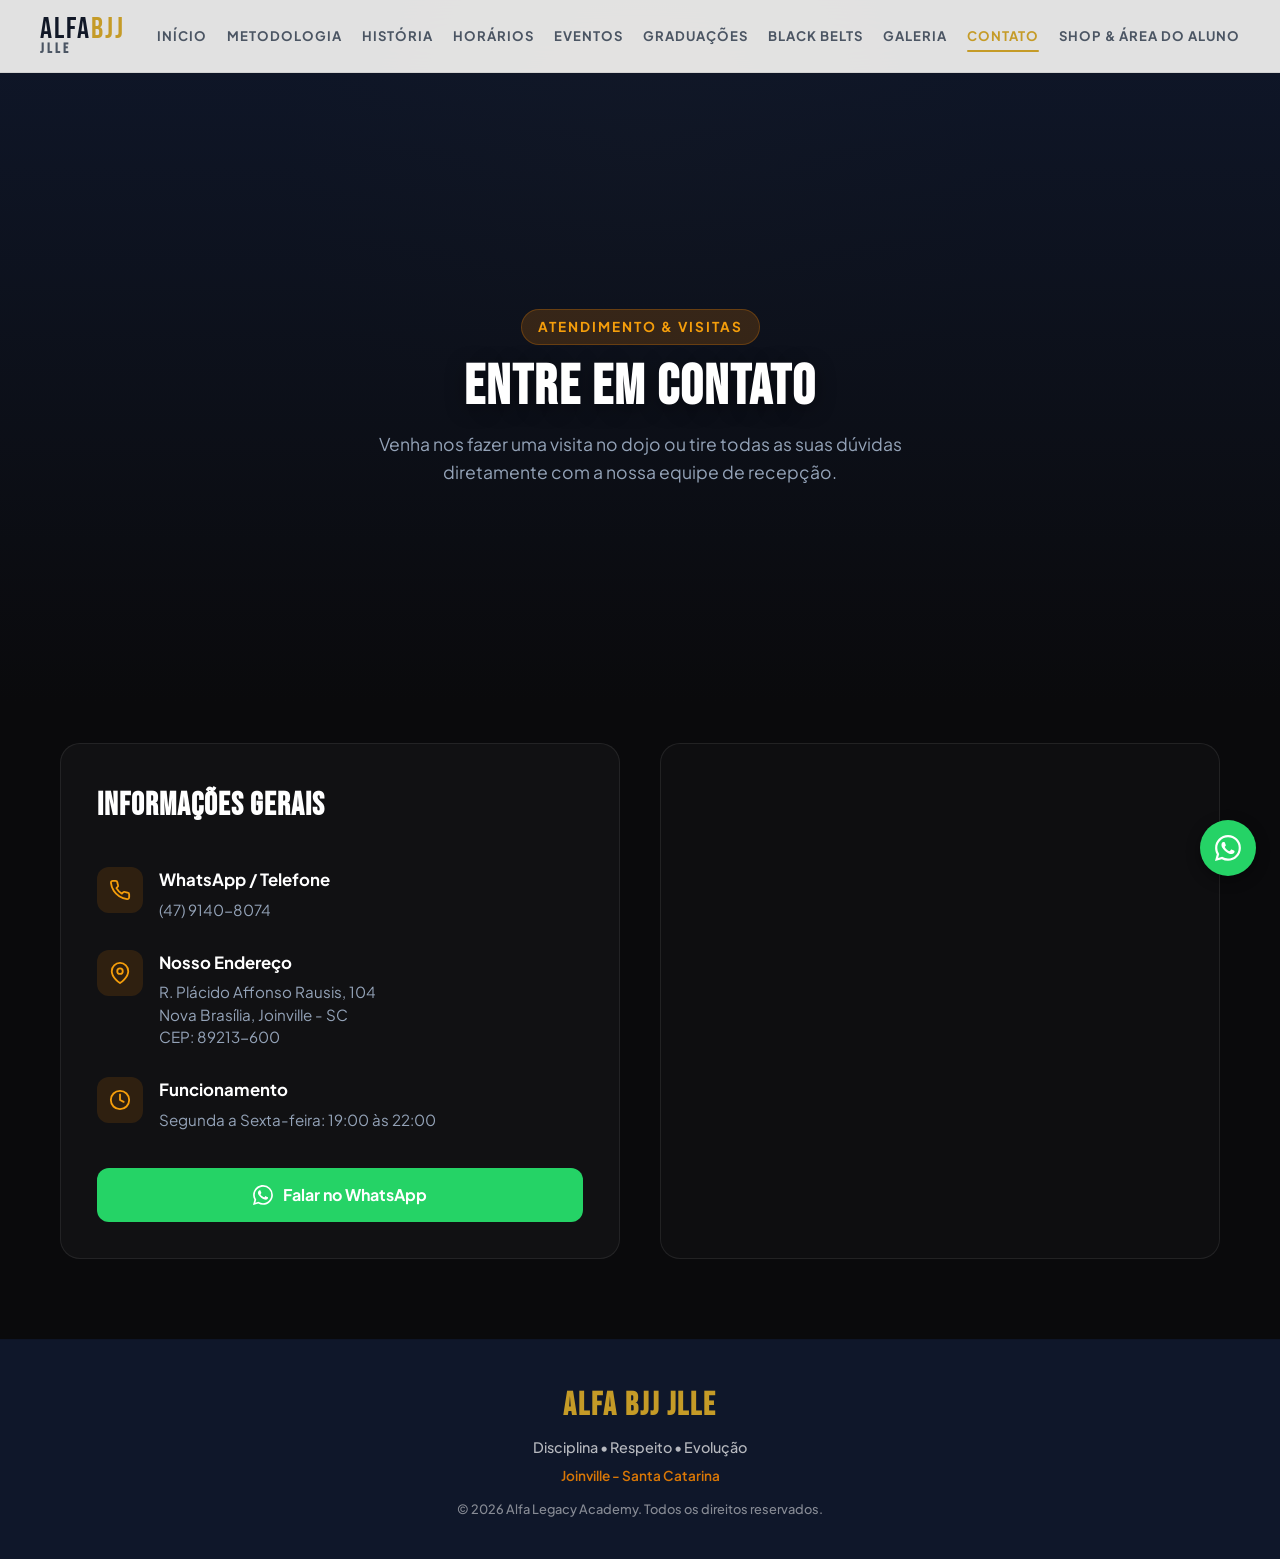
<file: contato.html>
<!DOCTYPE html>
<html lang="pt-BR">

<head>
    <meta charset="UTF-8">
    <meta name="viewport" content="width=device-width, initial-scale=1.0">
    <title>Contato & Localização | Alfa Legacy Academy</title>

    <meta name="description" content="Entre em contato com a Alfa Legacy Academy em Joinville. Endereço, telefone, WhatsApp e mapa de localização.">

    <!-- CSS Externo -->
    <link rel="stylesheet" href="css/style.css">
    <link rel="stylesheet" href="css/animacoes.css">
    <link rel="stylesheet" href="css/responsivo.css">

    <!-- Google Fonts -->
    <link rel="preconnect" href="https://fonts.googleapis.com">
    <link rel="preconnect" href="https://fonts.gstatic.com" crossorigin>
    <link href="https://fonts.googleapis.com/css2?family=Bebas+Neue&family=Plus+Jakarta+Sans:wght@300;400;500;600;700&display=swap" rel="stylesheet">
</head>

<body style="background-color: #0a0a0c; color: #ffffff; font-family: 'Plus Jakarta Sans', sans-serif; margin: 0; padding: 0;">

    <div class="glow-bg"></div>

    <!-- HEADER NAVIGATION -->
    <header>
        <div class="nav-container">
            <a href="index.html" class="logo">ALFA<span>BJJ</span><small>JLLE</small></a>
            <nav>
                <a href="index.html">Início</a>
                <a href="metodologia.html">Metodologia</a>
                <a href="historia.html">História</a>
                <a href="horarios.html">Horários</a>
                <a href="eventos.html">Eventos</a>
                <a href="graduacoes.html">Graduações</a>
                <a href="blackbelts.html">Black Belts</a>
                <a href="galeria.html">Galeria</a>
                <a href="contato.html" class="active">Contato</a>
                <a href="reservas.html">Shop & Área do Aluno</a>
            </nav>
        </div>
    </header>

    <!-- HERO SECTION -->
    <section class="hero hero-short" style="background: linear-gradient(180deg, rgba(15, 23, 42, 0.9) 0%, rgba(10, 10, 12, 1) 100%); text-align: center; padding: 60px 20px 40px 20px;">
        <div class="hero-content" style="max-width: 800px; margin: 0 auto;">
            <span class="hero-badge" style="display: inline-block; background: rgba(217, 119, 6, 0.2); color: #f59e0b; padding: 6px 16px; border-radius: 100px; font-size: 0.85rem; font-weight: 700; text-transform: uppercase; margin-bottom: 16px; border: 1px solid rgba(217, 119, 6, 0.3);">Atendimento & Visitas</span>
            <h1 class="hero-title-dark" style="font-family: 'Bebas Neue', sans-serif; font-size: 3.5rem; letter-spacing: 2px; margin-bottom: 16px; color: #ffffff; text-transform: uppercase;">Entre em Contato</h1>
            <p class="section-subtitle" style="font-size: 1.1rem; color: #94a3b8; line-height: 1.6; margin: 0 auto; max-width: 600px;">Venha nos fazer uma visita no dojo ou tire todas as suas dúvidas diretamente com a nossa equipe de recepção.</p>
        </div>
    </section>

    <!-- MAIN CONTAINER -->
    <main class="container main-content" style="max-width: 1200px; margin: 40px auto 80px auto; padding: 0 20px;">
        <div class="contato-grid" style="display: grid; grid-template-columns: repeat(auto-fit, minmax(320px, 1fr)); gap: 40px; align-items: start;">

            <!-- INFORMAÇÕES DE CONTATO -->
            <article class="card-contato" style="background: rgba(255, 255, 255, 0.03); border: 1px solid rgba(255, 255, 255, 0.08); border-radius: 20px; padding: 36px; display: flex; flex-direction: column; gap: 28px;">
                <h3 style="font-family: 'Bebas Neue', sans-serif; font-size: 2rem; color: #ffffff; letter-spacing: 1px; margin: 0 0 8px 0;">Informações Gerais</h3>

                <div class="item-info" style="display: flex; align-items: flex-start; gap: 16px;">
                    <div class="icon-box" style="background: rgba(217, 119, 6, 0.15); color: #f59e0b; padding: 12px; border-radius: 12px; display: flex; align-items: center; justify-content: center; flex-shrink: 0;">
                        <svg width="22" height="22" viewBox="0 0 24 24" fill="none" stroke="currentColor" stroke-width="2" stroke-linecap="round" stroke-linejoin="round"><path d="M22 16.92v3a2 2 0 0 1-2.18 2 19.79 19.79 0 0 1-8.63-3.07 19.5 19.5 0 0 1-6-6 19.79 19.79 0 0 1-3.07-8.67A2 2 0 0 1 4.11 2h3a2 2 0 0 1 2 1.72 12.84 12.84 0 0 0 .7 2.81 2 2 0 0 1-.45 2.11L8.09 9.91a16 16 0 0 0 6 6l1.27-1.27a2 2 0 0 1 2.11-.45 12.84 12.84 0 0 0 2.81.7A2 2 0 0 1 22 16.92z"></path></svg>
                    </div>
                    <div>
                        <strong style="display: block; color: #ffffff; font-size: 1.05rem; margin-bottom: 4px;">WhatsApp / Telefone</strong>
                        <p style="color: #94a3b8; font-size: 0.95rem; margin: 0;">(47) 9140-8074 </p>
                    </div>
                </div>

                <div class="item-info" style="display: flex; align-items: flex-start; gap: 16px;">
                    <div class="icon-box" style="background: rgba(217, 119, 6, 0.15); color: #f59e0b; padding: 12px; border-radius: 12px; display: flex; align-items: center; justify-content: center; flex-shrink: 0;">
                        <svg width="22" height="22" viewBox="0 0 24 24" fill="none" stroke="currentColor" stroke-width="2" stroke-linecap="round" stroke-linejoin="round"><path d="M21 10c0 7-9 13-9 13s-9-6-9-13a9 9 0 0 1 18 0z"></path><circle cx="12" cy="10" r="3"></circle></svg>
                    </div>
                    <div>
                        <strong style="display: block; color: #ffffff; font-size: 1.05rem; margin-bottom: 4px;">Nosso Endereço</strong>
                        <p style="color: #94a3b8; font-size: 0.95rem; line-height: 1.5; margin: 0;">R. Plácido Affonso Rausis, 104<br>Nova Brasília, Joinville - SC<br>CEP: 89213-600</p>
                    </div>
                </div>

                <div class="item-info" style="display: flex; align-items: flex-start; gap: 16px;">
                    <div class="icon-box" style="background: rgba(217, 119, 6, 0.15); color: #f59e0b; padding: 12px; border-radius: 12px; display: flex; align-items: center; justify-content: center; flex-shrink: 0;">
                        <svg width="22" height="22" viewBox="0 0 24 24" fill="none" stroke="currentColor" stroke-width="2" stroke-linecap="round" stroke-linejoin="round"><circle cx="12" cy="12" r="10"></circle><polyline points="12 6 12 12 16 14"></polyline></svg>
                    </div>
                    <div>
                        <strong style="display: block; color: #ffffff; font-size: 1.05rem; margin-bottom: 4px;">Funcionamento</strong>
                        <p style="color: #94a3b8; font-size: 0.95rem; margin: 0;">Segunda a Sexta-feira: 19:00 às 22:00</p>
                    </div>
                </div>

                <a href="https://wa.me/5547933827050?text=Ol%C3%A1!%20Gostaria%20de%20saber%20mais%20informa%C3%A7%C3%B5es%20sobre%20a%20academia." 
                   target="_blank" 
                   rel="noopener noreferrer"
                   class="btn-whatsapp-contato"
                   style="display: flex; align-items: center; justify-content: center; gap: 10px; background: #25d366; color: #ffffff; font-weight: 700; text-decoration: none; padding: 14px 20px; border-radius: 12px; margin-top: 8px; transition: background 0.3s ease;">
                    <svg width="20" height="20" fill="currentColor" viewBox="0 0 16 16"><path d="M13.601 2.326A7.854 7.854 0 0 0 7.994 0C3.627 0 .068 3.558.064 7.926c0 1.399.366 2.76 1.057 3.965L0 16l4.204-1.102a7.933 7.933 0 0 0 3.79.965h.004c4.368 0 7.926-3.558 7.93-7.93A7.898 7.898 0 0 0 13.6 2.326zM7.994 14.521a6.573 6.573 0 0 1-3.356-.92l-.24-.144-2.494.654.666-2.433-.156-.251a6.56 6.56 0 0 1-1.007-3.505c0-3.626 2.957-6.584 6.591-6.584a6.56 6.56 0 0 1 4.66 1.931 6.557 6.557 0 0 1 1.928 4.66c-.004 3.639-2.961 6.592-6.592 6.592zm3.615-4.934c-.197-.099-1.17-.578-1.353-.646-.182-.065-.315-.099-.445.099-.133.197-.513.646-.627.775-.114.133-.232.148-.43.05-.197-.1-.836-.308-1.592-.985-.59-.525-.985-1.175-1.103-1.372-.114-.198-.011-.304.088-.403.087-.088.197-.232.296-.346.1-.114.133-.198.198-.33.065-.134.034-.248-.015-.347-.05-.099-.445-1.076-.612-1.47-.16-.384-.323-.332-.445-.339-.114-.007-.247-.007-.38-.007a.729.729 0 0 0-.529.247c-.182.198-.691.677-.691 1.654 0 .977.71 1.916.81 2.049.098.133 1.394 2.132 3.383 2.992.47.205.84.326 1.129.418.475.152.904.129 1.246.08.38-.058 1.17-.478 1.338-.94.166-.462.166-.856.116-.94-.05-.083-.182-.133-.38-.232z"/></svg>
                    Falar no WhatsApp
                </a>
            </article>

            <!-- MAPA DA LOCALIZAÇÃO -->
            <div class="mapa-container" style="border-radius: 20px; overflow: hidden; border: 1px solid rgba(255, 255, 255, 0.08); height: 100%; min-height: 420px; background: rgba(255, 255, 255, 0.02);">
                <iframe 
                    src="https://www.google.com/maps/embed?pb=!1m18!1m12!1m3!1d893.931551712191!2d-48.866469130487076!3d-26.335363796646657!2m3!1f0!2f0!3f0!3m2!1i1024!2i768!4f13.1!3m3!1m2!1s0x94deb08e14821a53%3A0x5aa7f3ad0c35f54!2sR.%20Pl%C3%A1cido%20Affonso%20Rausis%2C%20104%20-%20Nova%20Bras%C3%ADlia%2C%20Joinville%20-%20SC%2C%2089213-600!5e0!3m2!1spt-BR!2sbr!4v1786620280641!5m2!1spt-BR!2sbr" 
                    allowfullscreen="" 
                    loading="lazy" 
                    title="Localização da Alfa Legacy Academy no Google Maps"
                    referrerpolicy="strict-origin-when-cross-origin"
                    style="width: 100%; height: 100%; min-height: 420px; border: 0; display: block;">
                </iframe>
            </div>

        </div>
    </main>

    <!-- BOTOES FLUTUANTES -->
    <div class="flutuantes-container" style="position: fixed; bottom: 24px; right: 24px; z-index: 999;">
        <a href="https://wa.me/5547933827050?text=Ol%C3%A1!%20Gostaria%20de%20mais%20informa%C3%A7%C3%B5es." 
           class="flutuante-btn whatsapp" 
           target="_blank" 
           rel="noopener noreferrer"
           aria-label="Fale conosco pelo WhatsApp"
           style="display: flex; align-items: center; justify-content: center; width: 56px; height: 56px; background: #25d366; border-radius: 50%; color: #ffffff; box-shadow: 0 4px 14px rgba(0,0,0,0.4); text-decoration: none;">
            <svg xmlns="http://www.w3.org/2000/svg" width="28" height="28" viewBox="0 0 16 16" fill="currentColor" aria-hidden="true">
                <path d="M13.601 2.326A7.854 7.854 0 0 0 7.994 0C3.627 0 .068 3.558.064 7.926c0 1.399.366 2.76 1.057 3.965L0 16l4.204-1.102a7.933 7.933 0 0 0 3.79.965h.004c4.368 0 7.926-3.558 7.93-7.93A7.898 7.898 0 0 0 13.6 2.326zM7.994 14.521a6.573 6.573 0 0 1-3.356-.92l-.24-.144-2.494.654.666-2.433-.156-.251a6.56 6.56 0 0 1-1.007-3.505c0-3.626 2.957-6.584 6.591-6.584a6.56 6.56 0 0 1 4.66 1.931 6.557 6.557 0 0 1 1.928 4.66c-.004 3.639-2.961 6.592-6.592 6.592zm3.615-4.934c-.197-.099-1.17-.578-1.353-.646-.182-.065-.315-.099-.445.099-.133.197-.513.646-.627.775-.114.133-.232.148-.43.05-.197-.1-.836-.308-1.592-.985-.59-.525-.985-1.175-1.103-1.372-.114-.198-.011-.304.088-.403.087-.088.197-.232.296-.346.1-.114.133-.198.198-.33.065-.134.034-.248-.015-.347-.05-.099-.445-1.076-.612-1.47-.16-.384-.323-.332-.445-.339-.114-.007-.247-.007-.38-.007a.729.729 0 0 0-.529.247c-.182.198-.691.677-.691 1.654 0 .977.71 1.916.81 2.049.098.133 1.394 2.132 3.383 2.992.47.205.84.326 1.129.418.475.152.904.129 1.246.08.38-.058 1.17-.478 1.338-.94.166-.462.166-.856.116-.94-.05-.083-.182-.133-.38-.232z"/>
            </svg>
        </a>
    </div>

    <!-- FOOTER -->
    <footer style="text-align: center; padding: 40px 20px; background: #0f172a; color: #ffffff; margin-top: 60px;">
        <h2 style="font-family: 'Bebas Neue', sans-serif; font-size: 2rem; letter-spacing: 2px; margin-bottom: 5px;">ALFA BJJ JLLE</h2>
        <p style="color: rgba(255,255,255,0.7); font-size: 0.9rem; margin-bottom: 6px;">Disciplina • Respeito • Evolução</p>
        <p class="footer-location" style="color: #d97706; font-size: 0.85rem; font-weight: 600; margin-bottom: 12px;">Joinville - Santa Catarina</p>
        <p class="copyright" style="color: rgba(255,255,255,0.5); font-size: 0.8rem; margin: 0;">&copy; 2026 Alfa Legacy Academy. Todos os direitos reservados.</p>
    </footer>

</body>

</html>
</file>
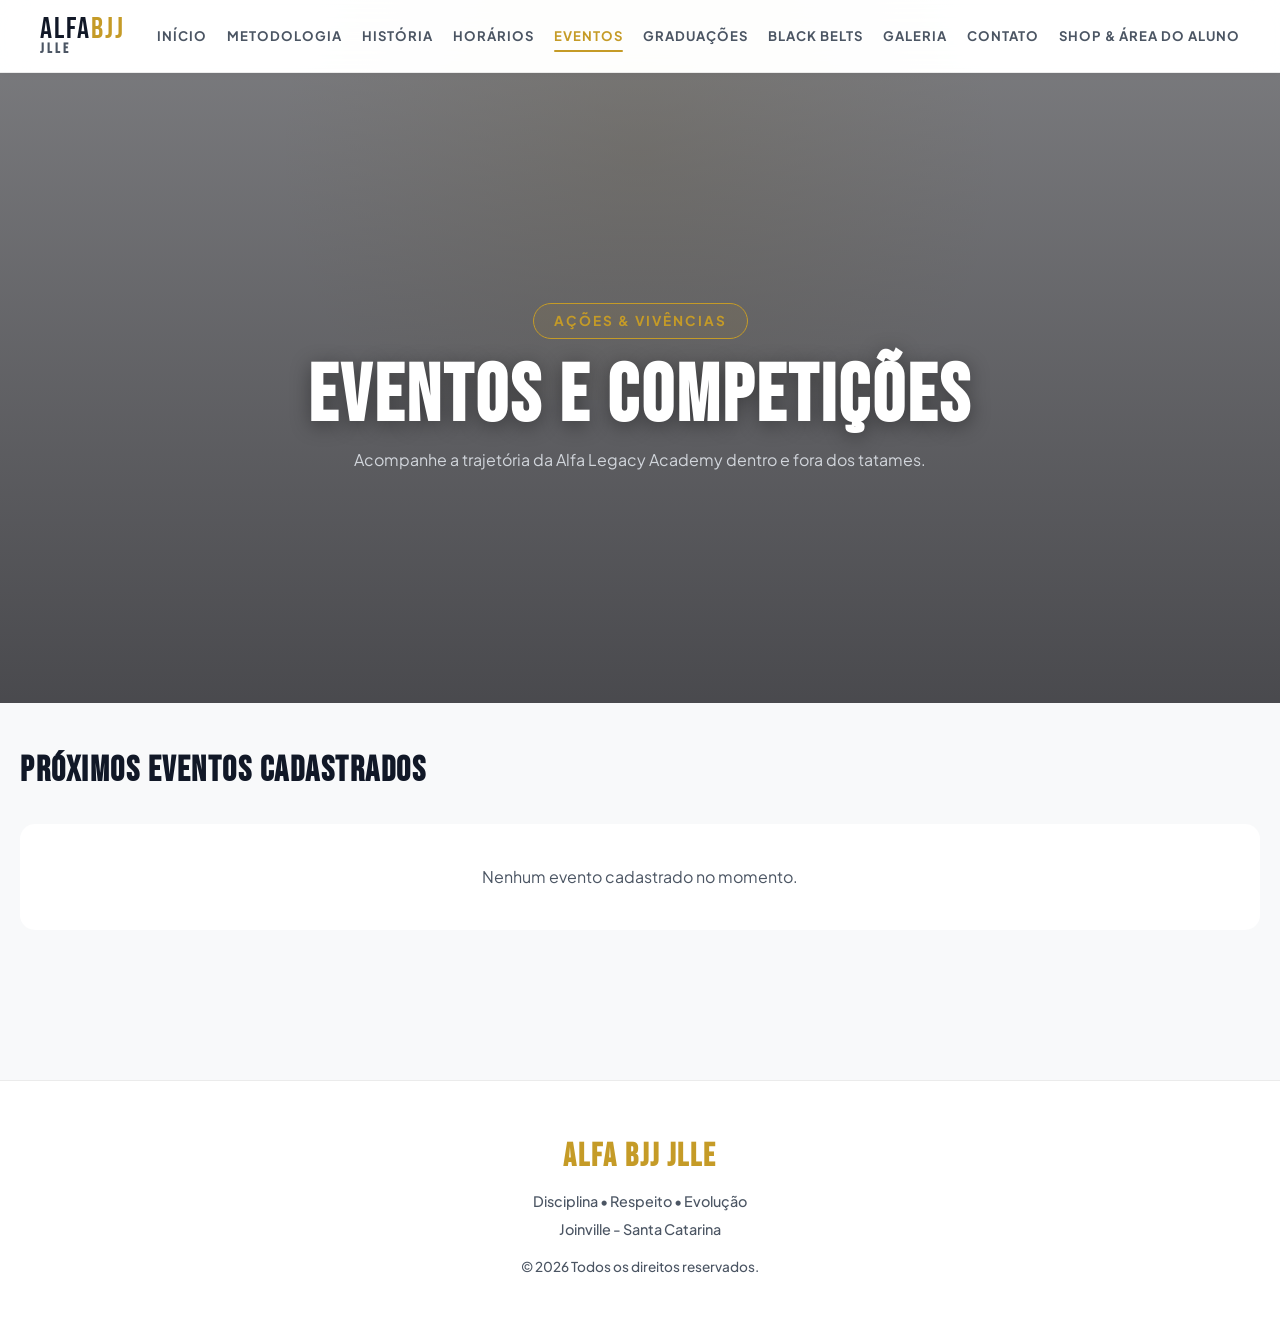
<file: eventos.html>
<!DOCTYPE html>
<html lang="pt-BR">

<head>
    <meta charset="UTF-8">
    <meta name="viewport" content="width=device-width, initial-scale=1.0">
    <title>Eventos & Competições | Alfa Legacy Academy</title>
    
    <meta name="description" content="Acompanhe os eventos, campeonatos, graduações e seminários da Alfa Jiu Jitsu Academy em Joinville.">

    <!-- CSS Externo -->
    <link rel="stylesheet" href="css/style.css">
    <link rel="stylesheet" href="css/animacoes.css">
    <link rel="stylesheet" href="css/responsivo.css">

    <!-- Google Fonts -->
    <link rel="preconnect" href="https://fonts.googleapis.com">
    <link rel="preconnect" href="https://fonts.gstatic.com" crossorigin>
    <link href="https://fonts.googleapis.com/css2?family=Bebas+Neue&family=Plus+Jakarta+Sans:wght@300;400;500;600;700&display=swap" rel="stylesheet">

    <style>
        .grid-eventos-dinamicos {
            display: grid;
            grid-template-columns: repeat(auto-fit, minmax(310px, 1fr));
            gap: 30px;
            margin-bottom: 50px;
        }

        .card-evento-dinamico {
            background: #ffffff;
            border: 1px solid var(--border-color);
            border-radius: 20px;
            overflow: hidden;
            box-shadow: var(--shadow-sm);
            display: flex;
            flex-direction: column;
            transition: transform 0.3s ease, box-shadow 0.3s ease;
        }

        .card-evento-dinamico:hover {
            transform: translateY(-5px);
            box-shadow: var(--shadow-md, 0 10px 20px rgba(0,0,0,0.1));
            border-color: var(--accent-gold);
        }

        .card-evento-dinamico img {
            width: 100%;
            height: auto;
            max-height: 400px;
            object-fit: contain;
            background-color: #0f172a;
        }

        .card-evento-conteudo {
            padding: 25px;
            display: flex;
            flex-direction: column;
            flex-grow: 1;
        }

        .card-evento-conteudo h3 {
            font-family: var(--font-head);
            font-size: 1.8rem;
            letter-spacing: 1px;
            color: var(--text-main);
            margin-bottom: 10px;
            text-transform: uppercase;
        }

        .badge-data-local {
            display: flex;
            flex-wrap: wrap;
            gap: 15px;
            font-size: 0.85rem;
            font-weight: 600;
            color: var(--accent-gold);
            margin-bottom: 12px;
        }

        .card-evento-conteudo p {
            color: var(--text-muted);
            font-size: 0.95rem;
            line-height: 1.6;
            margin-bottom: 0;
            flex-grow: 1;
        }

        .sem-eventos-msg {
            text-align: center;
            padding: 40px 20px;
            background: #ffffff;
            border: 1px dashed var(--border-color);
            border-radius: 15px;
            color: var(--text-muted);
            grid-column: 1 / -1;
            font-size: 1rem;
        }
    </style>
</head>

<body>

    <div class="glow-bg"></div>

    <!-- HEADER NAVIGATION -->
    <header>
        <div class="nav-container">
            <a href="index.html" class="logo">ALFA<span>BJJ</span><small>JLLE</small></a>
            <nav>
                <a href="index.html">Início</a>
                <a href="metodologia.html">Metodologia</a>
                <a href="historia.html">História</a>
                <a href="horarios.html">Horários</a>
                <a href="eventos.html" class="active">Eventos</a>
                <a href="graduacoes.html">Graduações</a>
                <a href="blackbelts.html">Black Belts</a>
                <a href="galeria.html">Galeria</a>
                <a href="contato.html">Contato</a>
                <a href="reservas.html">Shop & Área do Aluno</a>
            </nav>
        </div>
    </header>

    <!-- HERO SECTION COM VÍDEO -->
    <section class="hero">
        <video autoplay muted loop playsinline class="hero-video">
            <source src="evento.mp4" type="video/mp4">
            Seu navegador não suporta vídeos em HTML5.
        </video>

        <div class="hero-overlay"></div>

        <div class="hero-content">
            <span class="hero-badge">Ações & Vivências</span>
            <h1>Eventos e Competições</h1>
            <p style="color: #d1d5db;">Acompanhe a trajetória da Alfa Legacy Academy dentro e fora dos tatames.</p>
        </div>
    </section>

    <!-- MAIN CONTAINER -->
    <main class="container" style="padding: 40px 20px 100px 20px;">

        <!-- SEÇÃO DE EVENTOS CADASTRADOS NO ADMIN -->
        <h2 style="font-family: var(--font-head); font-size: 2.2rem; letter-spacing: 1.5px; color: var(--text-main); margin-bottom: 25px; text-transform: uppercase;">Próximos Eventos Cadastrados</h2>
        
        <div id="gridEventosDinamicos" class="grid-eventos-dinamicos">
            <!-- Os eventos criados no Admin vão aparecer aqui via JavaScript -->
        </div>

    </main>

    <!-- FOOTER -->
    <footer>
        <h2>ALFA BJJ JLLE</h2>
        <p>Disciplina • Respeito • Evolução</p>
        <p style="margin-top: 5px;">Joinville - Santa Catarina</p>
        <p style="margin-top: 15px; color: var(--text-muted); font-size: 0.85rem;">&copy; 2026 Todos os direitos reservados.</p>
    </footer>

    <!-- SCRIPT DE CARREGAMENTO DOS EVENTOS -->
    <script>
        document.addEventListener('DOMContentLoaded', () => {
            carregarEventosDinamicos();
        });

        function carregarEventosDinamicos() {
            const container = document.getElementById('gridEventosDinamicos');
            if (!container) return;

            const eventos = JSON.parse(localStorage.getItem('eventos')) || [];

            if (eventos.length === 0) {
                container.innerHTML = '<div class="sem-eventos-msg">Nenhum evento cadastrado no momento.</div>';
                return;
            }

            container.innerHTML = '';

            eventos.forEach(ev => {
                let dataFormatada = ev.data || '';
                if (ev.data && ev.data.includes('-')) {
                    const partes = ev.data.split('-');
                    dataFormatada = `${partes[2]}/${partes[1]}/${partes[0]}`;
                }

                const imgHtml = ev.foto ? `<img src="${ev.foto}" alt="${ev.titulo || 'Evento'}">` : '';
                const localTexto = ev.local ? `<span>📍 ${ev.local}</span>` : '';
                const dataTexto = dataFormatada ? `<span>📅 ${dataFormatada}</span>` : '';

                container.innerHTML += `
                    <article class="card-evento-dinamico">
                        ${imgHtml}
                        <div class="card-evento-conteudo">
                            <div class="badge-data-local">
                                ${dataTexto}
                                ${localTexto}
                            </div>
                            <h3>${ev.titulo || 'Sem título'}</h3>
                            <p>${ev.desc || ''}</p>
                        </div>
                    </article>
                `;
            });
        }
    </script>

</body>

</html>
</file>
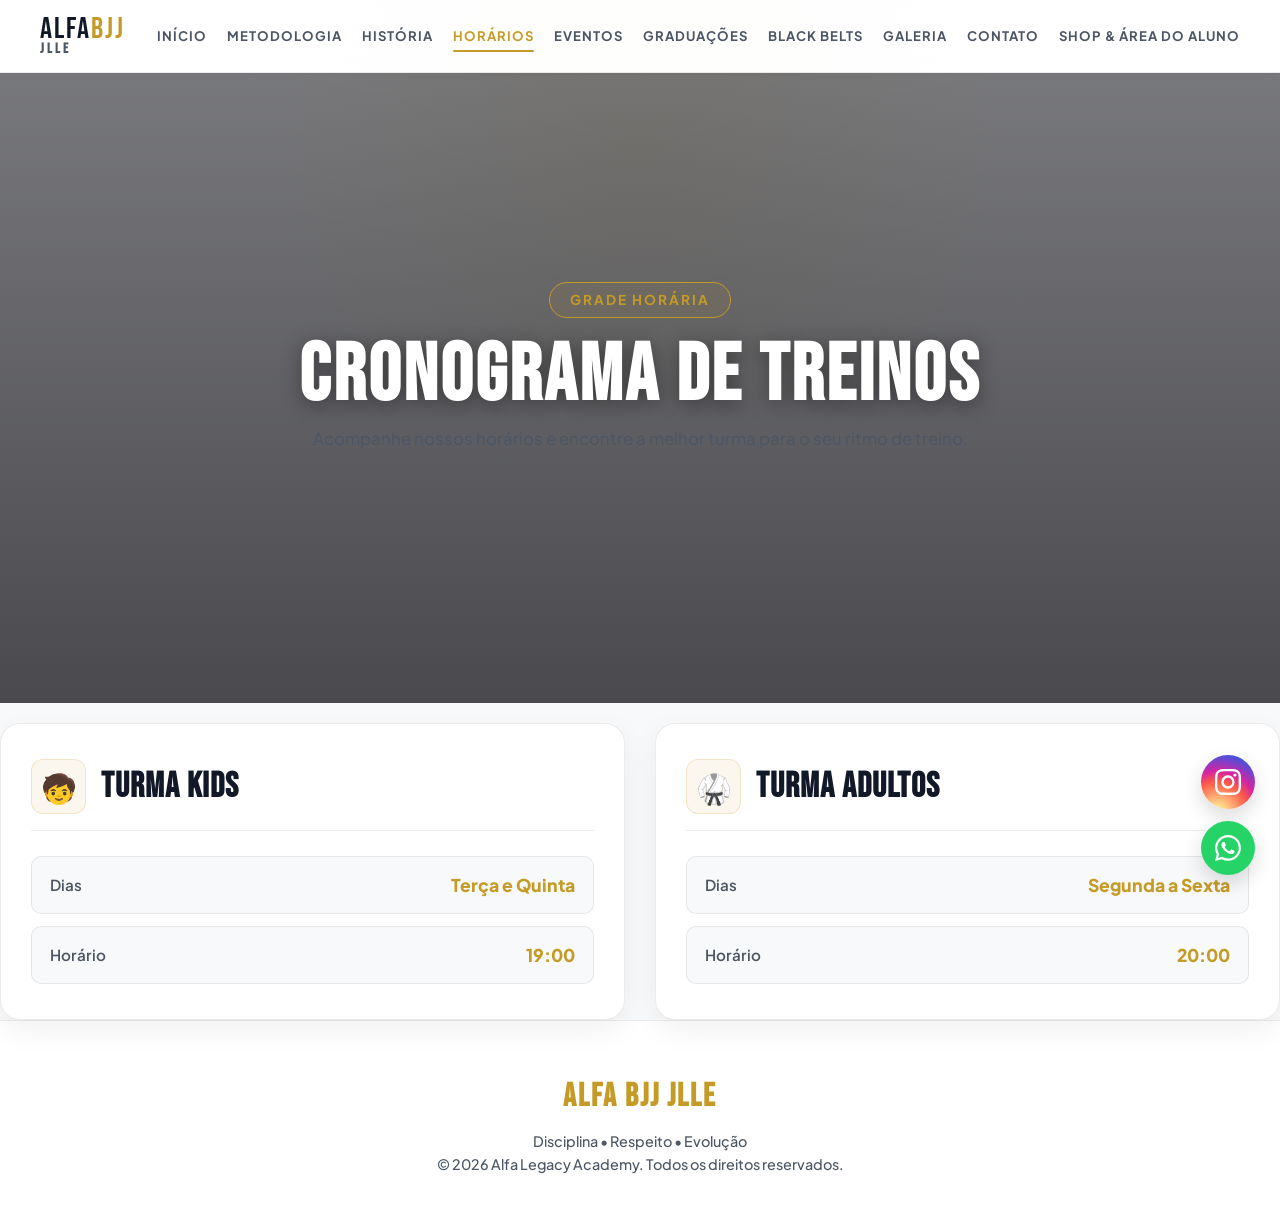
<file: horarios.html>
<!DOCTYPE html>
<html lang="pt-BR">

<head>
    <meta charset="UTF-8">
    <meta name="viewport" content="width=device-width, initial-scale=1.0">
    <title>Horários | Alfa Legacy Academy</title>

    <meta name="description" content="Confira os horários dos treinos das turmas Kids e Adultos na Alfa Legacy Academy em Joinville.">

    <!-- CSS Externo -->
    <link rel="stylesheet" href="css/style.css">
    <link rel="stylesheet" href="css/animacoes.css">
    <link rel="stylesheet" href="css/responsivo.css">

    <!-- Google Fonts -->
    <link rel="preconnect" href="https://fonts.googleapis.com">
    <link rel="preconnect" href="https://fonts.gstatic.com" crossorigin>
    <link href="https://fonts.googleapis.com/css2?family=Bebas+Neue&family=Plus+Jakarta+Sans:wght@300;400;500;600;700&display=swap" rel="stylesheet">
</head>

<body>

    <div class="glow-bg"></div>

    <!-- HEADER NAVIGATION -->
    <header>
        <div class="nav-container">
            <a href="index.html" class="logo">ALFA<span>BJJ</span><small>JLLE</small></a>
            <nav>
                <a href="index.html">Início</a>
                <a href="metodologia.html">Metodologia</a>
                <a href="historia.html">História</a>
                <a href="horarios.html" class="active">Horários</a>
                <a href="eventos.html">Eventos</a>
                <a href="graduacoes.html">Graduações</a>
                <a href="blackbelts.html">Black Belts</a>
                <a href="galeria.html">Galeria</a>
                <a href="contato.html">Contato</a>
                <a href="reservas.html">Shop & Área do Aluno</a>
            </nav>
        </div>
    </header>

    <!-- HERO SECTION -->
    <section class="hero hero-short">
        <div class="hero-overlay"></div>
        <div class="hero-content">
            <span class="hero-badge">Grade Horária</span>
            <h1 class="hero-title-dark">Cronograma de Treinos</h1>
            <p class="section-subtitle">Acompanhe nossos horários e encontre a melhor turma para o seu ritmo de treino.</p>
        </div>
    </section>

    <!-- MAIN CONTAINER -->
    <main class="container main-content">
        <div class="treinos-grid">

            <!-- TURMA KIDS -->
            <article class="card-turma">
                <div class="turma-header">
                    <div class="turma-icon">🧒</div>
                    <h3>Turma Kids</h3>
                </div>
                <div class="turma-info">
                    <div class="info-item">
                        <span class="info-label">Dias</span>
                        <span class="info-val">Terça e Quinta</span>
                    </div>
                    <div class="info-item">
                        <span class="info-label">Horário</span>
                        <span class="info-val">19:00</span>
                    </div>
                </div>
            </article>

            <!-- TURMA ADULTOS -->
            <article class="card-turma">
                <div class="turma-header">
                    <div class="turma-icon">🥋</div>
                    <h3>Turma Adultos</h3>
                </div>
                <div class="turma-info">
                    <div class="info-item">
                        <span class="info-label">Dias</span>
                        <span class="info-val">Segunda a Sexta</span>
                    </div>
                    <div class="info-item">
                        <span class="info-label">Horário</span>
                        <span class="info-val">20:00</span>
                    </div>
                </div>
            </article>

        </div>
    </main>

    <!-- BOTOES FLUTUANTES -->
    <div class="flutuantes-container">
        <a href="https://www.instagram.com/alfajiujitsu.joinville/" 
           class="flutuante-btn instagram" 
           target="_blank" 
           rel="noopener noreferrer"
           aria-label="Siga-nos no Instagram">
            <svg xmlns="http://www.w3.org/2000/svg" viewBox="0 0 16 16" aria-hidden="true">
                <path d="M8 0C5.829 0 5.556.01 4.703.048 3.85.088 3.269.222 2.76.42a3.917 3.917 0 0 0-1.417.923A3.927 3.927 0 0 0 .42 2.76C.222 3.268.087 3.85.048 4.7.01 5.555 0 5.827 0 8.001c0 2.172.01 2.444.048 3.297.04.852.174 1.433.372 1.942.205.526.47.92 1.01 1.417.548.497 1.02.771 1.546.976.509.198 1.09.333 1.942.372C5.555 15.99 5.827 16 8 16s2.444-.01 3.298-.048c.851-.04 1.434-.174 1.943-.372a3.916 3.916 0 0 0 1.416-.923c.445-.445.718-.891.923-1.417.197-.509.332-1.09.372-1.942C15.99 10.445 16 10.173 16 8s-.01-2.445-.048-3.299c-.04-.851-.175-1.433-.372-1.941a3.926 3.926 0 0 0-.923-1.417A3.911 3.911 0 0 0 13.24.42c-.51-.198-1.092-.333-1.943-.372C10.443.01 10.172 0 7.998 0h.003zm-.717 1.442h.718c2.136 0 2.389.007 3.232.046.78.035 1.204.166 1.486.275.373.145.64.319.92.599.28.28.453.546.598.92.11.281.24.705.275 1.485.039.843.047 1.096.047 3.231s-.008 2.389-.047 3.232c-.035.78-.166 1.203-.275 1.485a2.47 2.47 0 0 1-.599.919c-.28.28-.546.453-.92.598-.28.11-.704.24-1.485.276-.843.038-1.096.047-3.232.047s-2.39-.009-3.233-.047c-.78-.036-1.203-.166-1.485-.276a2.478 2.478 0 0 1-.92-.598 2.48 2.48 0 0 1-.6-.92c-.109-.281-.24-.705-.275-1.485-.038-.843-.046-1.096-.046-3.233 0-2.136.008-2.388.046-3.231.036-.78.166-1.204.276-1.486.145-.373.319-.64.599-.92.28-.28.546-.453.92-.598.282-.11.705-.24 1.485-.276.738-.034 1.024-.044 2.515-.045v.002zm4.988 1.328a.96.96 0 1 0 0 1.92.96.96 0 0 0 0-1.92zm-4.27 1.122a4.109 4.109 0 1 0 0 8.217 4.109 4.109 0 0 0 0-8.217zm0 1.441a2.667 2.667 0 1 1 0 5.334 2.667 2.667 0 0 1 0-5.334z"/>
            </svg>
        </a>

        <a href="https://wa.me/5547933827050?text=Ol%C3%A1!%20Gostaria%20de%20agendar%20uma%20aula%20experimental." 
           class="flutuante-btn whatsapp" 
           target="_blank" 
           rel="noopener noreferrer"
           aria-label="Fale conosco no WhatsApp">
            <svg xmlns="http://www.w3.org/2000/svg" viewBox="0 0 16 16" aria-hidden="true">
                <path d="M13.601 2.326A7.854 7.854 0 0 0 7.994 0C3.627 0 .068 3.558.064 7.926c0 1.399.366 2.76 1.057 3.965L0 16l4.204-1.102a7.933 7.933 0 0 0 3.79.965h.004c4.368 0 7.926-3.558 7.93-7.93A7.898 7.898 0 0 0 13.6 2.326zM7.994 14.521a6.573 6.573 0 0 1-3.356-.92l-.24-.144-2.494.654.666-2.433-.156-.251a6.56 6.56 0 0 1-1.007-3.505c0-3.626 2.957-6.584 6.591-6.584a6.56 6.56 0 0 1 4.66 1.931 6.557 6.557 0 0 1 1.928 4.66c-.004 3.639-2.961 6.592-6.592 6.592zm3.615-4.934c-.197-.099-1.17-.578-1.353-.646-.182-.065-.315-.099-.445.099-.133.197-.513.646-.627.775-.114.133-.232.148-.43.05-.197-.1-.836-.308-1.592-.985-.59-.525-.985-1.175-1.103-1.372-.114-.198-.011-.304.088-.403.087-.088.197-.232.296-.346.1-.114.133-.198.198-.33.065-.134.034-.248-.015-.347-.05-.099-.445-1.076-.612-1.47-.16-.389-.323-.335-.445-.34-.114-.007-.247-.007-.38-.007s-.346.05-.527.247c-.182.198-.691.677-.691 1.654 0 .977.71 1.916.81 2.049.098.133 1.394 2.132 3.383 2.992.47.205.84.326 1.129.418.475.152.904.129 1.246.08.38-.058 1.17-.477 1.338-.94.165-.463.165-.858.115-.94-.051-.083-.183-.133-.38-.232z"/>
            </svg>
        </a>
    </div>

    <!-- FOOTER -->
    <footer>
        <h2>ALFA BJJ JLLE</h2>
        <p>Disciplina • Respeito • Evolução</p>
        <p class="copyright">&copy; 2026 Alfa Legacy Academy. Todos os direitos reservados.</p>
    </footer>

</body>

</html>
</file>
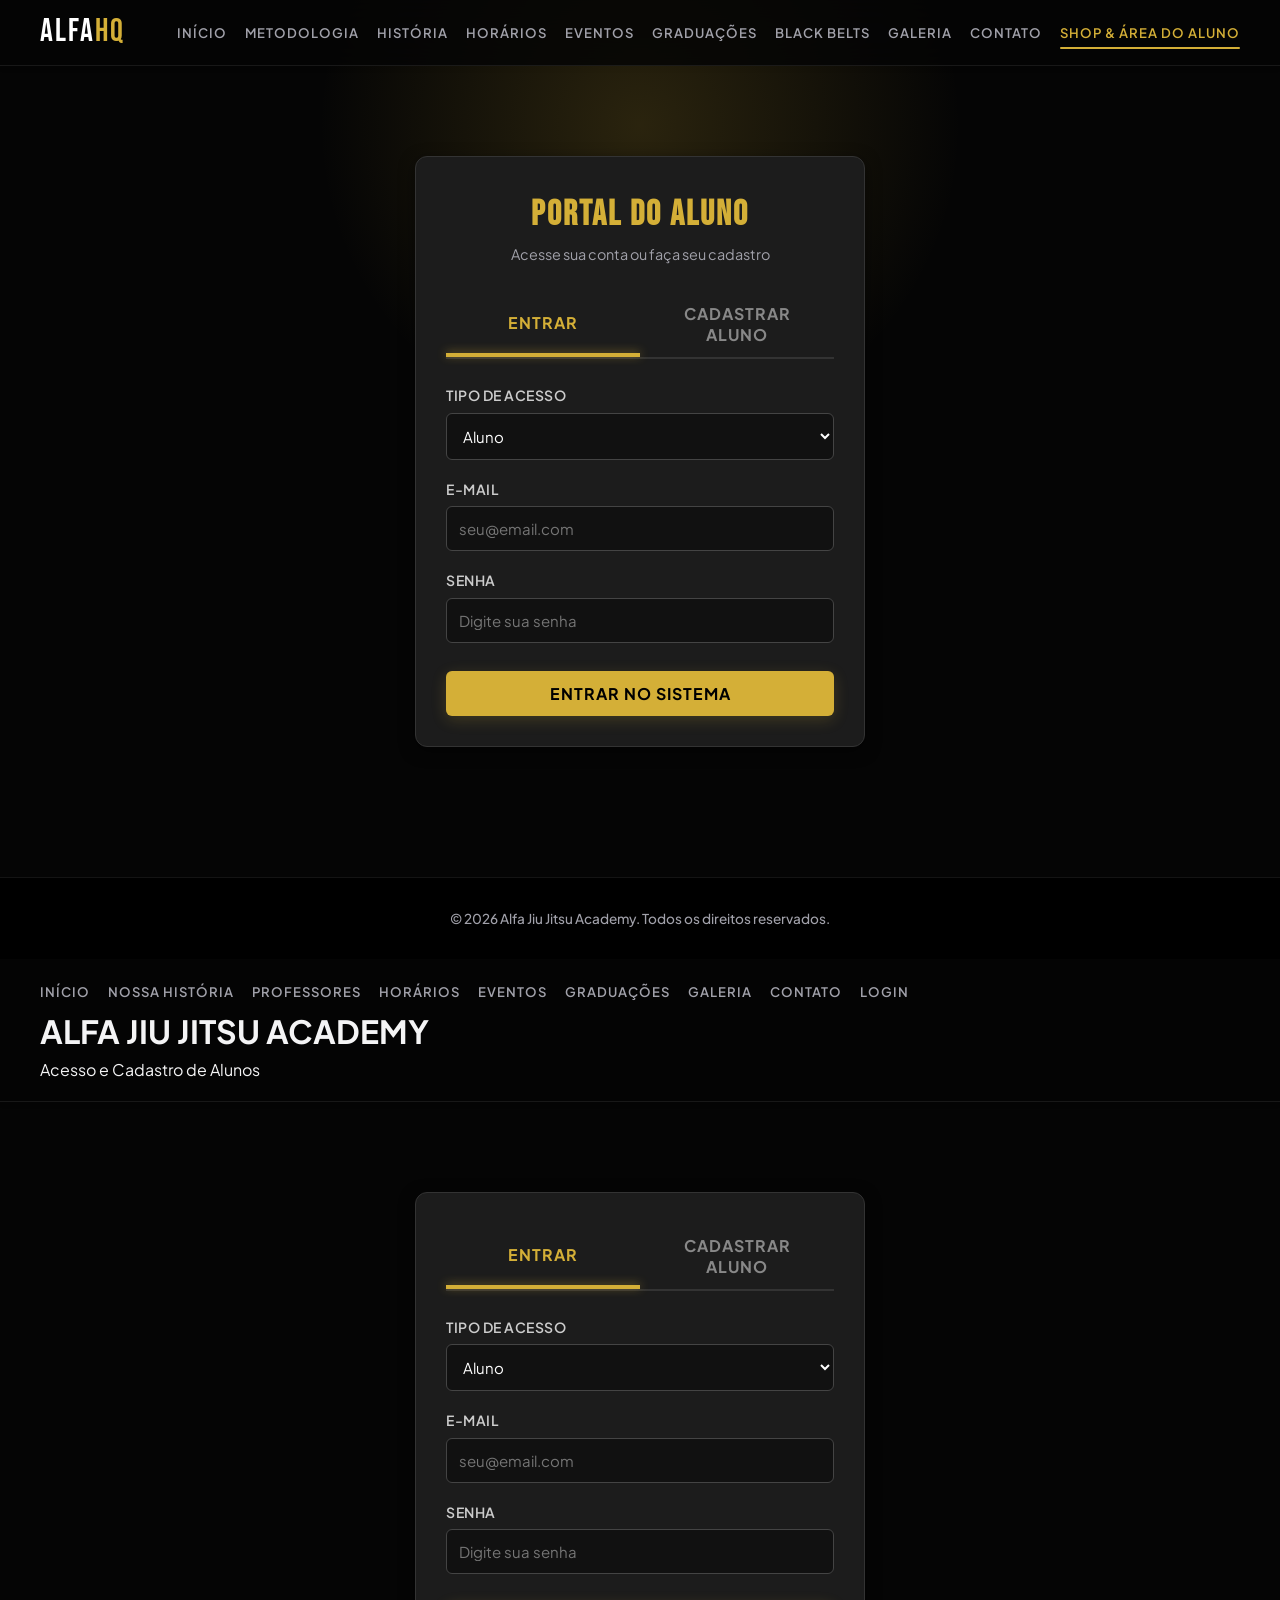
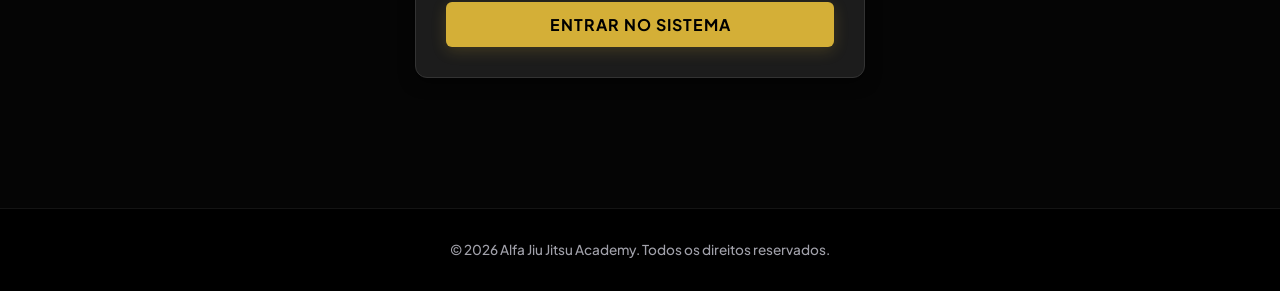
<file: login.html>
<!DOCTYPE html>
<html lang="pt-BR">

<head>
    <meta charset="UTF-8">
    <meta name="viewport" content="width=device-width, initial-scale=1.0">
    <title>Login / Cadastro - Alfa Jiu Jitsu Academy</title>
    
    <link rel="stylesheet" href="css/style.css">
    <link rel="stylesheet" href="css/animacoes.css"><!DOCTYPE html>
<html lang="pt-BR">

<head>
    <meta charset="UTF-8">
    <meta name="viewport" content="width=device-width, initial-scale=1.0">
    <title>Login / Cadastro | Alfa Jiu Jitsu Academy</title>

    <!-- Google Fonts: Bebas Neue + Plus Jakarta Sans -->
    <link rel="preconnect" href="https://fonts.googleapis.com">
    <link rel="preconnect" href="https://fonts.gstatic.com" crossorigin>
    <link href="https://fonts.googleapis.com/css2?family=Bebas+Neue&family=Plus+Jakarta+Sans:wght@300;400;500;600;700&display=swap" rel="stylesheet">

    <style>
        :root {
            --bg-body: #050505;
            --bg-card: rgba(18, 18, 20, 0.85);
            --bg-card-border: rgba(255, 255, 255, 0.08);
            --gold-primary: #D4AF37;
            --gold-hover: #b49329;
            --gold-glow: rgba(212, 175, 55, 0.18);
            --text-main: #F4F4F5;
            --text-muted: #A1A1AA;
            --font-head: 'Bebas Neue', sans-serif;
            --font-body: 'Plus Jakarta Sans', sans-serif;
        }

        * {
            box-sizing: border-box;
            margin: 0;
            padding: 0;
        }

        body {
            font-family: var(--font-body);
            background-color: var(--bg-body);
            color: var(--text-main);
            line-height: 1.6;
            min-height: 100vh;
            display: flex;
            flex-direction: column;
            justify-content: space-between;
            overflow-x: hidden;
            -webkit-font-smoothing: antialiased;
        }

        /* --- BACKGROUND GLOW EFFECT --- */
        .glow-bg {
            position: absolute;
            top: -100px;
            left: 50%;
            transform: translateX(-50%);
            width: 800px;
            height: 450px;
            background: radial-gradient(circle, var(--gold-glow) 0%, rgba(0,0,0,0) 70%);
            z-index: 0;
            pointer-events: none;
        }

        /* --- HEADER NAVIGATION --- */
        header {
            position: sticky;
            top: 0;
            z-index: 100;
            background: rgba(5, 5, 5, 0.85);
            backdrop-filter: blur(16px);
            border-bottom: 1px solid var(--bg-card-border);
            padding: 18px 40px;
        }

        .nav-container {
            max-width: 1250px;
            margin: 0 auto;
            display: flex;
            justify-content: space-between;
            align-items: center;
        }

        .logo {
            font-family: var(--font-head);
            font-size: 2rem;
            letter-spacing: 2px;
            color: #fff;
            text-decoration: none;
        }

        .logo span {
            color: var(--gold-primary);
        }

        nav {
            display: flex;
            gap: 18px;
            flex-wrap: wrap;
        }

        nav a {
            color: var(--text-muted);
            text-decoration: none;
            font-size: 0.82rem;
            font-weight: 600;
            text-transform: uppercase;
            letter-spacing: 1px;
            transition: all 0.3s ease;
        }

        nav a:hover, nav a.active {
            color: var(--gold-primary);
        }

        /* --- MAIN CONTENT & CONTAINER LOGIN --- */
        main {
            position: relative;
            z-index: 1;
            padding: 40px 20px 80px 20px;
            display: flex;
            justify-content: center;
            align-items: center;
        }

        .login-container {
            width: 100%;
            max-width: 460px;
            background: var(--bg-card);
            border: 1px solid var(--bg-card-border);
            border-radius: 20px;
            padding: 35px 30px;
            backdrop-filter: blur(16px);
            box-shadow: 0 15px 35px rgba(0, 0, 0, 0.6);
            transition: all 0.3s ease;
        }

        .login-header {
            text-align: center;
            margin-bottom: 25px;
        }

        .login-header h2 {
            font-family: var(--font-head);
            font-size: 2.2rem;
            letter-spacing: 2px;
            color: var(--gold-primary);
            text-transform: uppercase;
        }

        .login-header p {
            color: var(--text-muted);
            font-size: 0.9rem;
        }

        /* --- TABS --- */
        .tabs {
            display: flex;
            border-bottom: 1px solid var(--bg-card-border);
            margin-bottom: 25px;
        }

        .tab-btn {
            flex: 1;
            padding: 12px;
            background: none;
            border: none;
            color: var(--text-muted);
            font-family: var(--font-body);
            font-size: 0.95rem;
            font-weight: 700;
            text-transform: uppercase;
            letter-spacing: 1px;
            cursor: pointer;
            transition: all 0.3s ease;
            position: relative;
        }

        .tab-btn.active {
            color: var(--gold-primary);
        }

        .tab-btn.active::after {
            content: '';
            position: absolute;
            bottom: -1px;
            left: 0;
            width: 100%;
            height: 2px;
            background-color: var(--gold-primary);
            box-shadow: 0 0 10px var(--gold-primary);
        }

        /* --- FORMULÁRIO --- */
        .form-section {
            display: none;
            animation: fadeIn 0.4s ease;
        }

        .form-section.active {
            display: block;
        }

        @keyframes fadeIn {
            from { opacity: 0; transform: translateY(6px); }
            to { opacity: 1; transform: translateY(0); }
        }

        .form-group {
            margin-bottom: 20px;
        }

        .form-group label {
            display: block;
            color: var(--text-main);
            margin-bottom: 8px;
            font-size: 0.85rem;
            font-weight: 600;
            text-transform: uppercase;
            letter-spacing: 0.5px;
        }

        .form-group input, .form-group select {
            width: 100%;
            padding: 14px 16px;
            background: rgba(0, 0, 0, 0.4);
            border: 1px solid var(--bg-card-border);
            border-radius: 10px;
            color: #fff;
            font-family: var(--font-body);
            font-size: 0.95rem;
            transition: all 0.3s ease;
        }

        .form-group input:focus, .form-group select:focus {
            outline: none;
            border-color: var(--gold-primary);
            box-shadow: 0 0 12px rgba(212, 175, 55, 0.2);
            background: rgba(0, 0, 0, 0.6);
        }

        .btn-submit {
            width: 100%;
            padding: 14px;
            background: var(--gold-primary);
            color: #000;
            border: none;
            border-radius: 10px;
            font-family: var(--font-body);
            font-weight: 800;
            font-size: 0.95rem;
            text-transform: uppercase;
            letter-spacing: 1px;
            cursor: pointer;
            transition: all 0.3s ease;
            margin-top: 10px;
            box-shadow: 0 4px 15px rgba(212, 175, 55, 0.2);
        }

        .btn-submit:hover {
            background: var(--gold-hover);
            transform: translateY(-2px);
            box-shadow: 0 6px 20px rgba(212, 175, 55, 0.35);
        }

        .msg-status {
            font-size: 0.88rem;
            text-align: center;
            margin-top: 18px;
            padding: 10px;
            border-radius: 8px;
            display: none;
        }

        .msg-erro {
            background: rgba(255, 85, 85, 0.1);
            border: 1px solid rgba(255, 85, 85, 0.3);
            color: #ff6b6b;
        }

        .msg-sucesso {
            background: rgba(37, 211, 102, 0.1);
            border: 1px solid rgba(37, 211, 102, 0.3);
            color: #25d366;
        }

        /* --- FOOTER --- */
        footer {
            border-top: 1px solid var(--bg-card-border);
            padding: 30px 20px;
            text-align: center;
            background: #000;
        }

        footer p {
            color: var(--text-muted);
            font-size: 0.85rem;
        }

        @media (max-width: 768px) {
            header { padding: 15px 20px; }
            .nav-container { flex-direction: column; gap: 15px; }
            .login-container { padding: 25px 20px; }
        }
    </style>
</head>

<body>

    <div class="glow-bg"></div>

    <!-- HEADER NAVIGATION -->
    <header>
        <div class="nav-container">
            <a href="index.html" class="logo">ALFA<span>HQ</span></a>
             <nav>
                <a href="index.html">Início</a>
                <a href="index.html#metodologia">Metodologia</a>
                <a href="historia.html">História</a>
                <a href="horarios.html">Horários</a>
                <a href="eventos.html">Eventos</a>
                <a href="graduacoes.html">Graduações</a>
                <a href="blackbelts.html">Black Belts</a>
                <a href="galeria.html">Galeria</a>
                <a href="contato.html">Contato</a>
                <a href="reservas.html" class="active">Shop & Área do Aluno</a>
            </nav>
        </div>
    </header>

    <main>
        <div class="login-container">
            <div class="login-header">
                <h2>Portal do Aluno</h2>
                <p>Acesse sua conta ou faça seu cadastro</p>
            </div>

            <!-- ABAS PARA ALTERNAR ENTRE LOGIN E CADASTRO -->
            <div class="tabs">
                <button class="tab-btn active" onclick="switchTab('login')">Entrar</button>
                <button class="tab-btn" onclick="switchTab('cadastro')">Cadastrar Aluno</button>
            </div>

            <!-- FORMULÁRIO DE LOGIN -->
            <form id="formLogin" class="form-section active">
                <div class="form-group">
                    <label for="loginTipo">Tipo de Acesso</label>
                    <select id="loginTipo">
                        <option value="aluno">Aluno</option>
                        <option value="admin">Administrador</option>
                    </select>
                </div>

                <div class="form-group">
                    <label for="loginEmail">E-mail</label>
                    <input type="email" id="loginEmail" placeholder="seu@email.com" required>
                </div>

                <div class="form-group">
                    <label for="loginSenha">Senha</label>
                    <input type="password" id="loginSenha" placeholder="Digite sua senha" required>
                </div>

                <button type="submit" class="btn-submit">Entrar no Sistema</button>
                <div id="msgLogin" class="msg-status msg-erro"></div>
            </form>

            <!-- FORMULÁRIO DE CADASTRO -->
            <form id="formCadastro" class="form-section">
                <div class="form-group">
                    <label for="cadNome">Nome Completo</label>
                    <input type="text" id="cadNome" placeholder="Digite seu nome completo" required>
                </div>

                <div class="form-group">
                    <label for="cadEmail">E-mail</label>
                    <input type="email" id="cadEmail" placeholder="seu@email.com" required>
                </div>

                <div class="form-group">
                    <label for="cadSenha">Senha</label>
                    <input type="password" id="cadSenha" placeholder="Crie uma senha" required>
                </div>

                <div class="form-group">
                    <label for="cadConfirmaSenha">Confirme a Senha</label>
                    <input type="password" id="cadConfirmaSenha" placeholder="Repita a senha" required>
                </div>

                <button type="submit" class="btn-submit">Criar Minha Conta</button>
                <div id="msgCadastro" class="msg-status"></div>
            </form>
        </div>
    </main>

    <!-- FOOTER -->
    <footer>
        <p>© 2026 Alfa Jiu Jitsu Academy. Todos os direitos reservados.</p>
    </footer>

    <!-- SCRIPT DE NAVEGAÇÃO E LOGICA DE LOGIN/CADASTRO -->
    <script>
        // Função para alternar as abas
        function switchTab(tabName) {
            const tabs = document.querySelectorAll('.tab-btn');
            const forms = document.querySelectorAll('.form-section');

            tabs.forEach(tab => tab.classList.remove('active'));
            forms.forEach(form => form.classList.remove('active'));

            if (tabName === 'login') {
                tabs[0].classList.add('active');
                document.getElementById('formLogin').classList.add('active');
            } else {
                tabs[1].classList.add('active');
                document.getElementById('formCadastro').classList.add('active');
            }
        }

        // --- LÓGICA DE CADASTRO DE ALUNO ---
        document.getElementById('formCadastro').addEventListener('submit', function(e) {
            e.preventDefault();
            
            const nome = document.getElementById('cadNome').value;
            const email = document.getElementById('cadEmail').value;
            const senha = document.getElementById('cadSenha').value;
            const confirmaSenha = document.getElementById('cadConfirmaSenha').value;
            const msgCadastro = document.getElementById('msgCadastro');

            if (senha !== confirmaSenha) {
                msgCadastro.className = "msg-status msg-erro";
                msgCadastro.innerText = "As senhas não coincidem! Tente novamente.";
                msgCadastro.style.display = "block";
                return;
            }

            // Busca os alunos cadastrados no localStorage
            let alunos = JSON.parse(localStorage.getItem('alunosCadastrados')) || [];

            // Verifica se o e-mail já existe
            const emailExiste = alunos.some(aluno => aluno.email === email);
            if (emailExiste) {
                msgCadastro.className = "msg-status msg-erro";
                msgCadastro.innerText = "Este e-mail já está cadastrado!";
                msgCadastro.style.display = "block";
                return;
            }

            // Salva o novo aluno
            alunos.push({ nome, email, senha });
            localStorage.setItem('alunosCadastrados', JSON.stringify(alunos));

            msgCadastro.className = "msg-status msg-sucesso";
            msgCadastro.innerText = "Cadastro realizado com sucesso! Alterne para 'Entrar' e faça seu login.";
            msgCadastro.style.display = "block";
            document.getElementById('formCadastro').reset();
        });

        // --- LÓGICA DE LOGIN ---
        document.getElementById('formLogin').addEventListener('submit', function(e) {
            e.preventDefault();

            const tipo = document.getElementById('loginTipo').value;
            const email = document.getElementById('loginEmail').value;
            const senha = document.getElementById('loginSenha').value;
            const msgLogin = document.getElementById('msgLogin');

            msgLogin.style.display = "none";

            // VALIDAÇÃO DE ADMINISTRADOR
            if (tipo === 'admin') {
                if (email === 'jean.carlos.andrade.94@gmail.com' && senha === '@Codd20@20') {
                    localStorage.setItem('usuarioLogado', JSON.stringify({ tipo: 'admin', nome: 'Administrador' }));
                    window.location.href = 'admin.html';
                } else {
                    msgLogin.innerText = "E-mail ou senha de Administrador incorretos!";
                    msgLogin.style.display = "block";
                }
            } 
            // VALIDAÇÃO DE ALUNO
            else if (tipo === 'aluno') {
                let alunos = JSON.parse(localStorage.getItem('alunosCadastrados')) || [];
                const alunoEncontrado = alunos.find(aluno => aluno.email === email && aluno.senha === senha);

                if (alunoEncontrado) {
                    localStorage.setItem('usuarioLogado', JSON.stringify({ tipo: 'aluno', nome: alunoEncontrado.nome }));
                    window.location.href = 'reservas.html';
                } else {
                    msgLogin.innerText = "Aluno não encontrado ou senha incorreta! Faça o cadastro primeiro.";
                    msgLogin.style.display = "block";
                }
            }
        });
    </script>

</body>

</html>
    <link rel="stylesheet" href="css/responsivo.css">

    <style>
        .login-container {
            max-width: 450px;
            margin: 50px auto;
            background-color: #1c1c1c;
            padding: 30px;
            border-radius: 12px;
            border: 1px solid #333;
            box-shadow: 0 4px 15px rgba(0,0,0,0.5);
            text-align: left;
        }

        .tabs {
            display: flex;
            border-bottom: 2px solid #333;
            margin-bottom: 25px;
        }

        .tab-btn {
            flex: 1;
            padding: 12px;
            background: none;
            border: none;
            color: #888;
            font-size: 16px;
            font-weight: bold;
            cursor: pointer;
            transition: color 0.3s, border-bottom 0.3s;
        }

        .tab-btn.active {
            color: #d4af37;
            border-bottom: 3px solid #d4af37;
        }

        .form-section {
            display: none;
        }

        .form-section.active {
            display: block;
        }

        .form-group {
            margin-bottom: 18px;
        }

        .form-group label {
            display: block;
            color: #ccc;
            margin-bottom: 6px;
            font-size: 14px;
        }

        .form-group input, .form-group select {
            width: 100%;
            padding: 12px;
            background: #111;
            border: 1px solid #444;
            border-radius: 6px;
            color: #fff;
            box-sizing: border-box;
            font-size: 15px;
        }

        .form-group input:focus, .form-group select:focus {
            outline: none;
            border-color: #d4af37;
        }

        .btn-submit {
            width: 100%;
            padding: 12px;
            background-color: #d4af37;
            color: #000;
            border: none;
            border-radius: 6px;
            font-weight: bold;
            font-size: 16px;
            cursor: pointer;
            transition: background-color 0.3s ease;
            margin-top: 10px;
        }

        .btn-submit:hover {
            background-color: #b49329;
        }

        .msg-status {
            font-size: 14px;
            text-align: center;
            margin-top: 15px;
            display: none;
        }

        .msg-erro { color: #ff5555; }
        .msg-sucesso { color: #25d366; }
    </style>
</head>

<body>

    <header>
        <nav>
            <a href="index.html">Início</a>
            <a href="historia.html">Nossa História</a>
            <a href="professores.html">Professores</a>
            <a href="horarios.html">Horários</a>
            <a href="eventos.html">Eventos</a>
            <a href="graduacoes.html">Graduações</a>
            <a href="galeria.html">Galeria</a>
            <a href="contato.html">Contato</a>
            <a href="login.html">Login</a>
        </nav>

        <h1>ALFA JIU JITSU ACADEMY</h1>
        <p>Acesso e Cadastro de Alunos</p>
    </header>

    <main>
        <div class="login-container">
            <!-- ABAS PARA ALTERNAR ENTRE LOGIN E CADASTRO -->
            <div class="tabs">
                <button class="tab-btn active" onclick="switchTab('login')">Entrar</button>
                <button class="tab-btn" onclick="switchTab('cadastro')">Cadastrar Aluno</button>
            </div>

            <!-- FORMULÁRIO DE LOGIN -->
            <form id="formLogin" class="form-section active">
                <div class="form-group">
                    <label for="loginTipo">Tipo de Acesso</label>
                    <select id="loginTipo">
                        <option value="aluno">Aluno</option>
                        <option value="admin">Administrador</option>
                    </select>
                </div>

                <div class="form-group">
                    <label for="loginEmail">E-mail</label>
                    <input type="email" id="loginEmail" placeholder="seu@email.com" required>
                </div>

                <div class="form-group">
                    <label for="loginSenha">Senha</label>
                    <input type="password" id="loginSenha" placeholder="Digite sua senha" required>
                </div>

                <button type="submit" class="btn-submit">Entrar no Sistema</button>
                <div id="msgLogin" class="msg-status msg-erro"></div>
            </form>

            <!-- FORMULÁRIO DE CADASTRO -->
            <form id="formCadastro" class="form-section">
                <div class="form-group">
                    <label for="cadNome">Nome Completo</label>
                    <input type="text" id="cadNome" placeholder="Digite seu nome completo" required>
                </div>

                <div class="form-group">
                    <label for="cadEmail">E-mail</label>
                    <input type="email" id="cadEmail" placeholder="seu@email.com" required>
                </div>

                <div class="form-group">
                    <label for="cadSenha">Senha</label>
                    <input type="password" id="cadSenha" placeholder="Crie uma senha" required>
                </div>

                <div class="form-group">
                    <label for="cadConfirmaSenha">Confirme a Senha</label>
                    <input type="password" id="cadConfirmaSenha" placeholder="Repita a senha" required>
                </div>

                <button type="submit" class="btn-submit">Criar Minha Conta</button>
                <div id="msgCadastro" class="msg-status"></div>
            </form>
        </div>
    </main>

    <footer>
        <p>© 2026 Alfa Jiu Jitsu Academy. Todos os direitos reservados.</p>
    </footer>

    <script>
        // Função para alternar as abas
        function switchTab(tabName) {
            const tabs = document.querySelectorAll('.tab-btn');
            const forms = document.querySelectorAll('.form-section');

            tabs.forEach(tab => tab.classList.remove('active'));
            forms.forEach(form => form.classList.remove('active'));

            if (tabName === 'login') {
                tabs[0].classList.add('active');
                document.getElementById('formLogin').classList.add('active');
            } else {
                tabs[1].classList.add('active');
                document.getElementById('formCadastro').classList.add('active');
            }
        }

        // --- LÓGICA DE CADASTRO DE ALUNO ---
        document.getElementById('formCadastro').addEventListener('submit', function(e) {
            e.preventDefault();
            
            const nome = document.getElementById('cadNome').value;
            const email = document.getElementById('cadEmail').value;
            const senha = document.getElementById('cadSenha').value;
            const confirmaSenha = document.getElementById('cadConfirmaSenha').value;
            const msgCadastro = document.getElementById('msgCadastro');

            if (senha !== confirmaSenha) {
                msgCadastro.className = "msg-status msg-erro";
                msgCadastro.innerText = "As senhas não coincidem! Tente novamente.";
                msgCadastro.style.display = "block";
                return;
            }

            // Busca os alunos cadastrados no localStorage
            let alunos = JSON.parse(localStorage.getItem('alunosCadastrados')) || [];

            // Verifica se o e-mail já existe
            const emailExiste = alunos.some(aluno => aluno.email === email);
            if (emailExiste) {
                msgCadastro.className = "msg-status msg-erro";
                msgCadastro.innerText = "Este e-mail já está cadastrado!";
                msgCadastro.style.display = "block";
                return;
            }

            // Salva o novo aluno
            alunos.push({ nome, email, senha });
            localStorage.setItem('alunosCadastrados', JSON.stringify(alunos));

            msgCadastro.className = "msg-status msg-sucesso";
            msgCadastro.innerText = "Cadastro realizado com sucesso! Alterne para 'Entrar' e faça seu login.";
            msgCadastro.style.display = "block";
            document.getElementById('formCadastro').reset();
        });

        // --- LÓGICA DE LOGIN ---
        document.getElementById('formLogin').addEventListener('submit', function(e) {
            e.preventDefault();

            const tipo = document.getElementById('loginTipo').value;
            const email = document.getElementById('loginEmail').value;
            const senha = document.getElementById('loginSenha').value;
            const msgLogin = document.getElementById('msgLogin');

            msgLogin.style.display = "none";

            // VALIDAÇÃO DE ADMINISTRADOR
            if (tipo === 'admin') {
                // Insira abaixo o e-mail e a senha que você deseja usar para o ADM:
                if (email === 'jean.carlos.andrade.94@gmail.com' && senha === '@Codd20@20') {
                    localStorage.setItem('usuarioLogado', JSON.stringify({ tipo: 'admin', nome: 'Administrador' }));
                    window.location.href = 'admin.html';
                } else {
                    msgLogin.innerText = "E-mail ou senha de Administrador incorretos!";
                    msgLogin.style.display = "block";
                }
            } 
            // VALIDAÇÃO DE ALUNO
            else if (tipo === 'aluno') {
                let alunos = JSON.parse(localStorage.getItem('alunosCadastrados')) || [];
                const alunoEncontrado = alunos.find(aluno => aluno.email === email && aluno.senha === senha);

                if (alunoEncontrado) {
                    localStorage.setItem('usuarioLogado', JSON.stringify({ tipo: 'aluno', nome: alunoEncontrado.nome }));
                    window.location.href = 'reservas.html';
                } else {
                    msgLogin.innerText = "Aluno não encontrado ou senha incorreta! Faça o cadastro primeiro.";
                    msgLogin.style.display = "block";
                }
            }
        });
    </script>

</body>

</html>
</file>
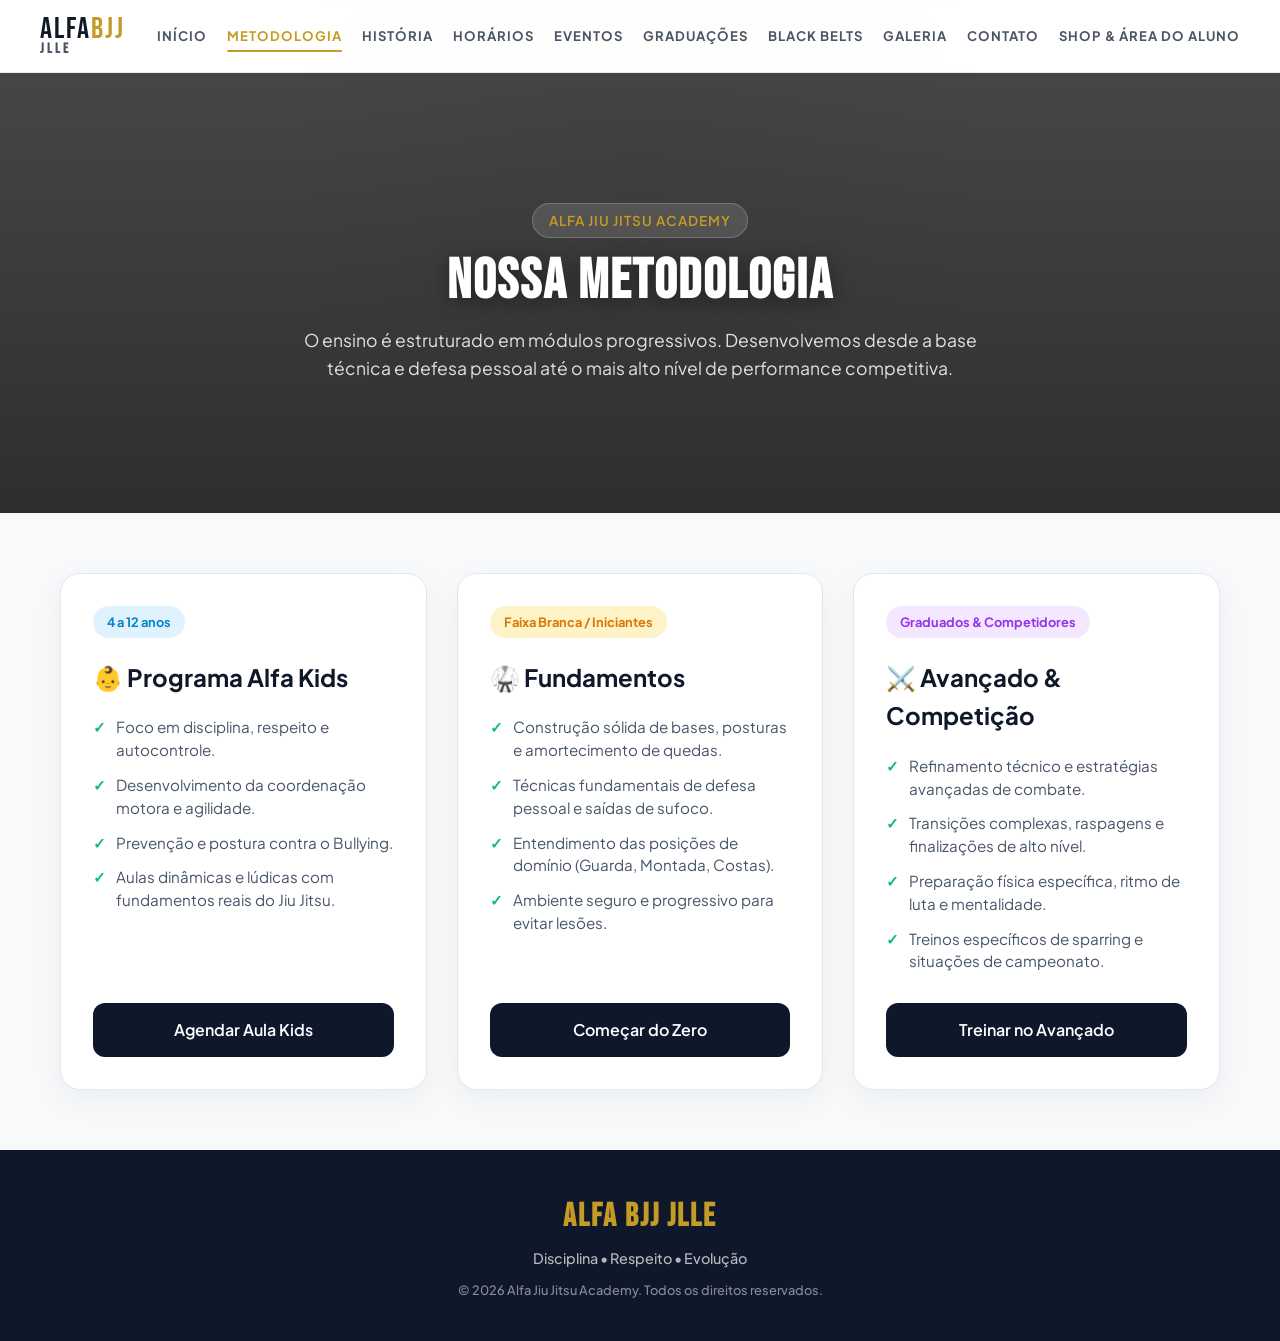
<file: metodologia.html>
<!DOCTYPE html>
<html lang="pt-BR">

<head>
    <meta charset="UTF-8">
    <meta name="viewport" content="width=device-width, initial-scale=1.0">
    <title>Alfa Jiu Jitsu Academy | Metodologia</title>
    
    <meta name="description" content="Conheça a metodologia de ensino da Alfa Jiu Jitsu Academy em Joinville. Programas para Kids, Iniciantes e Avançados.">
    
    <!-- CSS Externo -->
    <link rel="stylesheet" href="css/style.css">
    <link rel="stylesheet" href="css/animacoes.css">
    <link rel="stylesheet" href="css/responsivo.css">

    <!-- Google Fonts -->
    <link rel="preconnect" href="https://fonts.googleapis.com">
    <link rel="preconnect" href="https://fonts.gstatic.com" crossorigin>
    <link href="https://fonts.googleapis.com/css2?family=Bebas+Neue&family=Plus+Jakarta+Sans:wght@300;400;500;600;700&display=swap" rel="stylesheet">
</head>

<body>

    <div class="glow-bg"></div>

    <!-- HEADER NAVIGATION -->
    <header>
        <div class="nav-container">
            <a href="index.html" class="logo">ALFA<span>BJJ</span><small>JLLE</small></a>
            <nav>
                <a href="index.html">Início</a>
                <a href="metodologia.html" class="active">Metodologia</a>
                <a href="historia.html">História</a>
                <a href="horarios.html">Horários</a>
                <a href="eventos.html">Eventos</a>
                <a href="graduacoes.html">Graduações</a>
                <a href="blackbelts.html">Black Belts</a>
                <a href="galeria.html">Galeria</a>
                <a href="contato.html">Contato</a>
                <a href="reservas.html">Shop & Área do Aluno</a>
            </nav>
        </div>
    </header>

    <!-- HERO SECTION COM VÍDEO EM BACKGROUND -->
    <section class="hero" style="position: relative; overflow: hidden; display: flex; align-items: center; justify-content: center; min-height: 420px; text-align: center; color: #ffffff;">
        <video autoplay muted loop playsinline style="position: absolute; top: 0; left: 0; width: 100%; height: 100%; object-fit: cover; z-index: 1;">
            <source src="metodo.mp4" type="video/mp4">
        </video>

        <!-- SOBREPOSIÇÃO ESCURA PARA CONTRASTE DO TEXTO -->
        <div style="position: absolute; inset: 0; background: linear-gradient(180deg, rgba(10, 10, 12, 0.75) 0%, rgba(10, 10, 12, 0.85) 100%); z-index: 2;"></div>

        <div class="hero-content" style="position: relative; z-index: 3; max-width: 800px; padding: 40px 20px;">
            <span class="hero-badge" style="display: inline-block; background: rgba(255, 255, 255, 0.12); padding: 6px 16px; border-radius: 100px; font-size: 0.85rem; font-weight: 600; letter-spacing: 1px; text-transform: uppercase; margin-bottom: 16px; border: 1px solid rgba(255, 255, 255, 0.2);">Alfa Jiu Jitsu Academy</span>
            <h1 style="font-family: 'Bebas Neue', sans-serif; font-size: 3.5rem; letter-spacing: 2px; margin-bottom: 16px; color: #ffffff; text-transform: uppercase; line-height: 1;">Nossa Metodologia</h1>
            <p style="font-size: 1.1rem; color: rgba(255, 255, 255, 0.85); line-height: 1.6; font-weight: 400; margin: 0 auto; max-width: 680px;">O ensino é estruturado em módulos progressivos. Desenvolvemos desde a base técnica e defesa pessoal até o mais alto nível de performance competitiva.</p>
        </div>
    </section>

    <!-- CONTEÚDO PRINCIPAL (PROGRAMAS) -->
    <main class="container" style="max-width: 1200px; margin: 60px auto; padding: 0 20px;">

        <div class="programas-grid" style="display: grid; grid-template-columns: repeat(auto-fit, minmax(320px, 1fr)); gap: 30px;">
            
            <!-- PROGRAMA KIDS -->
            <article class="programa-card" style="background: #ffffff; border: 1px solid var(--border-color, #e2e8f0); border-radius: 20px; padding: 32px; display: flex; flex-direction: column; justify-content: space-between; box-shadow: 0 10px 30px rgba(0,0,0,0.05); transition: transform 0.3s ease, box-shadow 0.3s ease;">
                <div>
                    <span style="display: inline-block; background: #e0f2fe; color: #0284c7; padding: 6px 14px; border-radius: 100px; font-size: 0.8rem; font-weight: 700; margin-bottom: 20px;">4 a 12 anos</span>
                    <h3 style="font-size: 1.5rem; font-weight: 700; margin-bottom: 20px; color: #0f172a; display: flex; align-items: center; gap: 8px;">👶 Programa Alfa Kids</h3>
                    <ul style="list-style: none; padding: 0; margin: 0 0 30px 0; display: flex; flex-direction: column; gap: 12px;">
                        <li style="display: flex; align-items: flex-start; gap: 10px; font-size: 0.95rem; color: #475569; line-height: 1.5;"><span style="color: #10b981; font-weight: bold;">✓</span> Foco em disciplina, respeito e autocontrole.</li>
                        <li style="display: flex; align-items: flex-start; gap: 10px; font-size: 0.95rem; color: #475569; line-height: 1.5;"><span style="color: #10b981; font-weight: bold;">✓</span> Desenvolvimento da coordenação motora e agilidade.</li>
                        <li style="display: flex; align-items: flex-start; gap: 10px; font-size: 0.95rem; color: #475569; line-height: 1.5;"><span style="color: #10b981; font-weight: bold;">✓</span> Prevenção e postura contra o Bullying.</li>
                        <li style="display: flex; align-items: flex-start; gap: 10px; font-size: 0.95rem; color: #475569; line-height: 1.5;"><span style="color: #10b981; font-weight: bold;">✓</span> Aulas dinâmicas e lúdicas com fundamentos reais do Jiu Jitsu.</li>
                    </ul>
                </div>
                <a href="https://wa.me/5547933827050?text=Ol%C3%A1!%20Gostaria%20de%20saber%20mais%20sobre%20a%20turma%20Kids." target="_blank" rel="noopener noreferrer" style="display: block; width: 100%; text-align: center; background: #0f172a; color: #ffffff; padding: 14px 20px; border-radius: 12px; font-weight: 600; text-decoration: none; transition: background 0.3s ease;">Agendar Aula Kids</a>
            </article>

            <!-- PROGRAMA FUNDAMENTOS -->
            <article class="programa-card" style="background: #ffffff; border: 1px solid var(--border-color, #e2e8f0); border-radius: 20px; padding: 32px; display: flex; flex-direction: column; justify-content: space-between; box-shadow: 0 10px 30px rgba(0,0,0,0.05); transition: transform 0.3s ease, box-shadow 0.3s ease;">
                <div>
                    <span style="display: inline-block; background: #fef3c7; color: #d97706; padding: 6px 14px; border-radius: 100px; font-size: 0.8rem; font-weight: 700; margin-bottom: 20px;">Faixa Branca / Iniciantes</span>
                    <h3 style="font-size: 1.5rem; font-weight: 700; margin-bottom: 20px; color: #0f172a; display: flex; align-items: center; gap: 8px;">🥋 Fundamentos</h3>
                    <ul style="list-style: none; padding: 0; margin: 0 0 30px 0; display: flex; flex-direction: column; gap: 12px;">
                        <li style="display: flex; align-items: flex-start; gap: 10px; font-size: 0.95rem; color: #475569; line-height: 1.5;"><span style="color: #10b981; font-weight: bold;">✓</span> Construção sólida de bases, posturas e amortecimento de quedas.</li>
                        <li style="display: flex; align-items: flex-start; gap: 10px; font-size: 0.95rem; color: #475569; line-height: 1.5;"><span style="color: #10b981; font-weight: bold;">✓</span> Técnicas fundamentais de defesa pessoal e saídas de sufoco.</li>
                        <li style="display: flex; align-items: flex-start; gap: 10px; font-size: 0.95rem; color: #475569; line-height: 1.5;"><span style="color: #10b981; font-weight: bold;">✓</span> Entendimento das posições de domínio (Guarda, Montada, Costas).</li>
                        <li style="display: flex; align-items: flex-start; gap: 10px; font-size: 0.95rem; color: #475569; line-height: 1.5;"><span style="color: #10b981; font-weight: bold;">✓</span> Ambiente seguro e progressivo para evitar lesões.</li>
                    </ul>
                </div>
                <a href="https://wa.me/5547933827050?text=Ol%C3%A1!%20Gostaria%20de%20saber%20mais%20sobre%20o%20programa%20Iniciantes." target="_blank" rel="noopener noreferrer" style="display: block; width: 100%; text-align: center; background: #0f172a; color: #ffffff; padding: 14px 20px; border-radius: 12px; font-weight: 600; text-decoration: none; transition: background 0.3s ease;">Começar do Zero</a>
            </article>

            <!-- PROGRAMA AVANÇADO -->
            <article class="programa-card" style="background: #ffffff; border: 1px solid var(--border-color, #e2e8f0); border-radius: 20px; padding: 32px; display: flex; flex-direction: column; justify-content: space-between; box-shadow: 0 10px 30px rgba(0,0,0,0.05); transition: transform 0.3s ease, box-shadow 0.3s ease;">
                <div>
                    <span style="display: inline-block; background: #f3e8ff; color: #9333ea; padding: 6px 14px; border-radius: 100px; font-size: 0.8rem; font-weight: 700; margin-bottom: 20px;">Graduados & Competidores</span>
                    <h3 style="font-size: 1.5rem; font-weight: 700; margin-bottom: 20px; color: #0f172a; display: flex; align-items: center; gap: 8px;">⚔️ Avançado & Competição</h3>
                    <ul style="list-style: none; padding: 0; margin: 0 0 30px 0; display: flex; flex-direction: column; gap: 12px;">
                        <li style="display: flex; align-items: flex-start; gap: 10px; font-size: 0.95rem; color: #475569; line-height: 1.5;"><span style="color: #10b981; font-weight: bold;">✓</span> Refinamento técnico e estratégias avançadas de combate.</li>
                        <li style="display: flex; align-items: flex-start; gap: 10px; font-size: 0.95rem; color: #475569; line-height: 1.5;"><span style="color: #10b981; font-weight: bold;">✓</span> Transições complexas, raspagens e finalizações de alto nível.</li>
                        <li style="display: flex; align-items: flex-start; gap: 10px; font-size: 0.95rem; color: #475569; line-height: 1.5;"><span style="color: #10b981; font-weight: bold;">✓</span> Preparação física específica, ritmo de luta e mentalidade.</li>
                        <li style="display: flex; align-items: flex-start; gap: 10px; font-size: 0.95rem; color: #475569; line-height: 1.5;"><span style="color: #10b981; font-weight: bold;">✓</span> Treinos específicos de sparring e situações de campeonato.</li>
                    </ul>
                </div>
                <a href="https://wa.me/5547933827050?text=Ol%C3%A1!%20Gostaria%20de%20saber%20mais%20sobre%20o%20treino%20Avan%C3%A7ado." target="_blank" rel="noopener noreferrer" style="display: block; width: 100%; text-align: center; background: #0f172a; color: #ffffff; padding: 14px 20px; border-radius: 12px; font-weight: 600; text-decoration: none; transition: background 0.3s ease;">Treinar no Avançado</a>
            </article>

        </div>

    </main>

    <!-- FOOTER -->
    <footer style="text-align: center; padding: 40px 20px; background: #0f172a; color: #ffffff; margin-top: 60px;">
        <h2 style="font-family: 'Bebas Neue', sans-serif; font-size: 2rem; letter-spacing: 2px; margin-bottom: 5px;">ALFA BJJ JLLE</h2>
        <p style="color: rgba(255,255,255,0.7); font-size: 0.9rem; margin-bottom: 10px;">Disciplina • Respeito • Evolução</p>
        <p style="color: rgba(255,255,255,0.5); font-size: 0.8rem;">&copy; 2026 Alfa Jiu Jitsu Academy. Todos os direitos reservados.</p>
    </footer>

</body>

</html>
</file>
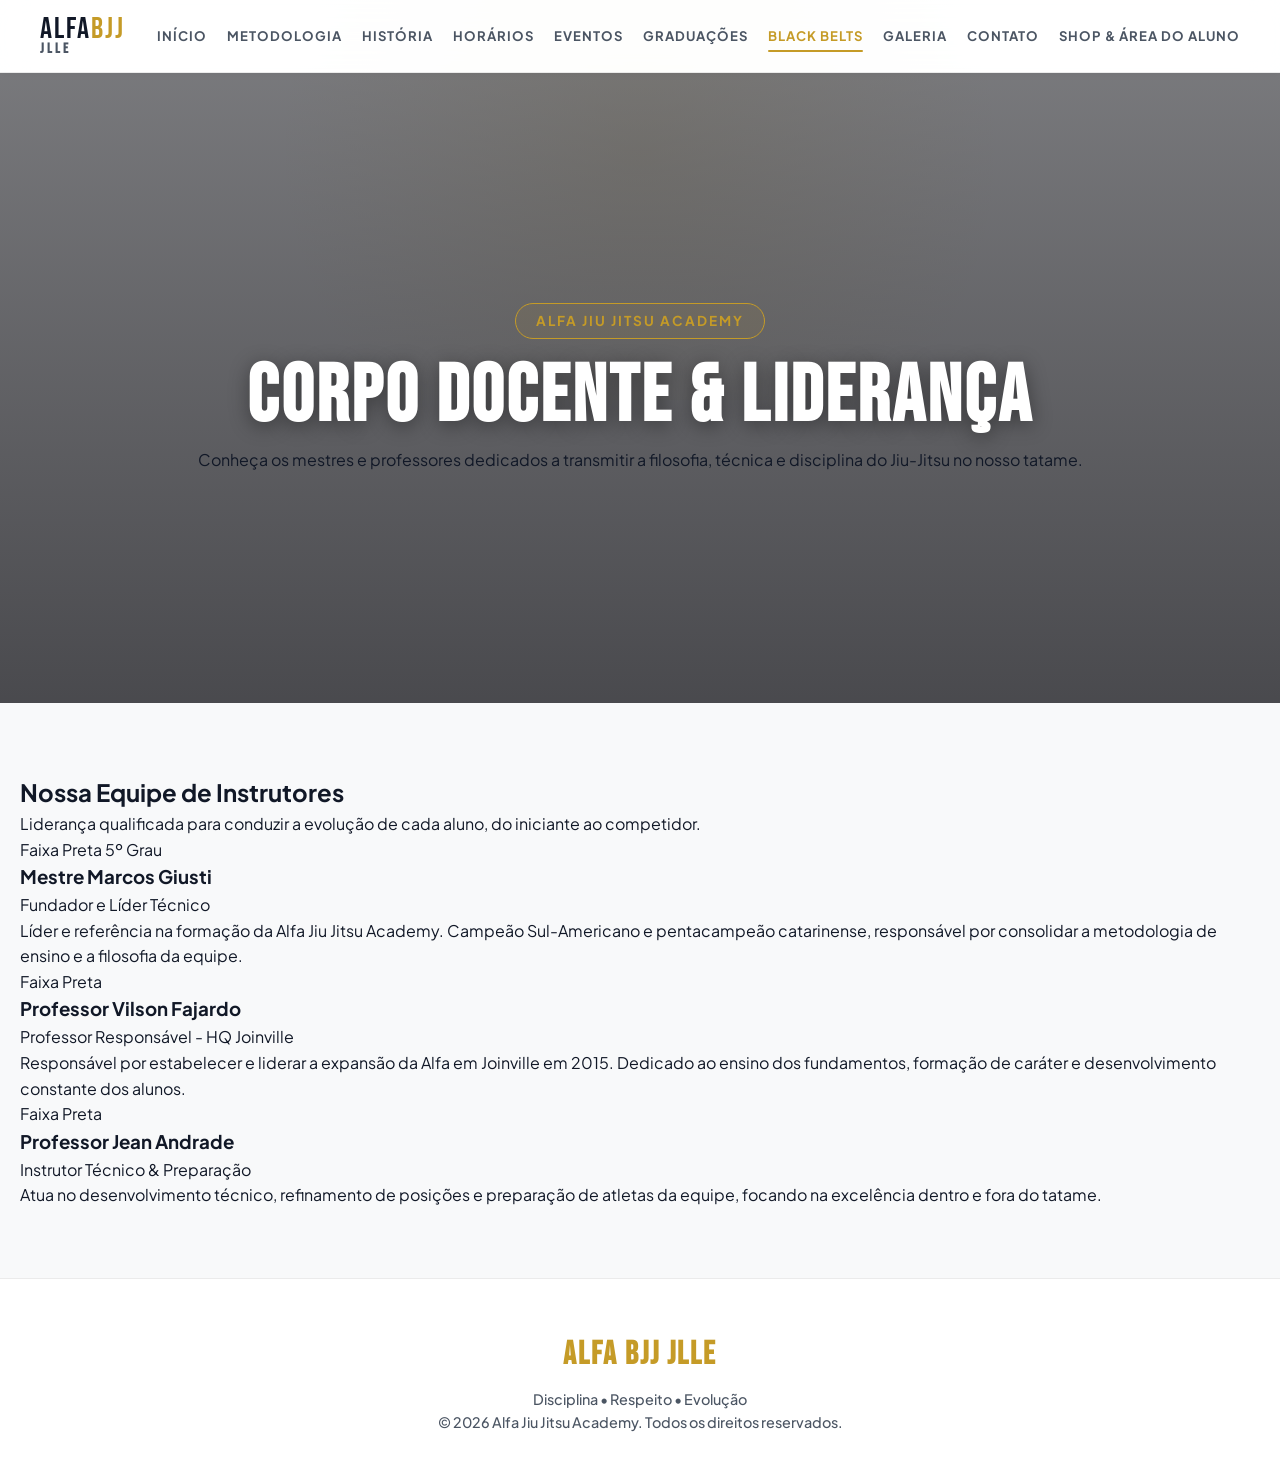
<file: professores.html>
<!DOCTYPE html>
<html lang="pt-BR">

<head>
    <meta charset="UTF-8">
    <meta name="viewport" content="width=device-width, initial-scale=1.0">
    <title>Professores & Liderança | Alfa Jiu Jitsu Academy</title>
    
    <meta name="description" content="Conheça os professores e mestres responsáveis pelo ensino e formação de atletas na Alfa Jiu Jitsu Academy em Joinville/SC.">

    <!-- CSS Externo -->
    <link rel="stylesheet" href="css/style.css">
    <link rel="stylesheet" href="css/animacoes.css">
    <link rel="stylesheet" href="css/responsivo.css">

    <!-- Google Fonts -->
    <link rel="preconnect" href="https://fonts.googleapis.com">
    <link rel="preconnect" href="https://fonts.gstatic.com" crossorigin>
    <link href="https://fonts.googleapis.com/css2?family=Bebas+Neue&family=Plus+Jakarta+Sans:wght@300;400;500;600;700&display=swap" rel="stylesheet">
</head>

<body>

    <div class="glow-bg"></div>

    <!-- HEADER NAVIGATION -->
    <header>
        <div class="nav-container">
            <a href="index.html" class="logo">ALFA<span>BJJ</span><small>JLLE</small></a>
            <nav>
                <a href="index.html">Início</a>
                <a href="metodologia.html">Metodologia</a>
                <a href="historia.html">História</a>
                <a href="horarios.html">Horários</a>
                <a href="eventos.html">Eventos</a>
                <a href="graduacoes.html">Graduações</a>
                <a href="blackbelts.html" class="active">Black Belts</a>
                <a href="galeria.html">Galeria</a>
                <a href="contato.html">Contato</a>
                <a href="reservas.html">Shop & Área do Aluno</a>
            </nav>
        </div>
    </header>

    <!-- HERO SECTION -->
    <section class="hero hero-short">
        <div class="hero-overlay"></div>
        <div class="hero-content">
            <span class="hero-badge">Alfa Jiu Jitsu Academy</span>
            <h1>Corpo Docente & Liderança</h1>
            <p class="hero-subtitle">Conheça os mestres e professores dedicados a transmitir a filosofia, técnica e disciplina do Jiu-Jitsu no nosso tatame.</p>
        </div>
    </section>

    <!-- CONTEÚDO PRINCIPAL -->
    <main class="container main-content">

        <section class="section-block">
            <div class="section-header">
                <h2>Nossa Equipe de Instrutores</h2>
                <p>Liderança qualificada para conduzir a evolução de cada aluno, do iniciante ao competidor.</p>
            </div>

            <div class="professores-grid">

                <!-- MESTRE MARCOS GIUSTI -->
                <article class="professor-card destaque">
                    <div class="card-header">
                        <span class="belt-tag master">Faixa Preta 5º Grau</span>
                        <h3 class="prof-name">Mestre Marcos Giusti</h3>
                    </div>
                    <div class="card-body">
                        <p class="prof-role">Fundador e Líder Técnico</p>
                        <p class="prof-desc">Líder e referência na formação da Alfa Jiu Jitsu Academy. Campeão Sul-Americano e pentacampeão catarinense, responsável por consolidar a metodologia de ensino e a filosofia da equipe.</p>
                    </div>
                </article>

                <!-- PROFESSOR VILSON FAJARDO -->
                <article class="professor-card">
                    <div class="card-header">
                        <span class="belt-tag black">Faixa Preta</span>
                        <h3 class="prof-name">Professor Vilson Fajardo</h3>
                    </div>
                    <div class="card-body">
                        <p class="prof-role">Professor Responsável - HQ Joinville</p>
                        <p class="prof-desc">Responsável por estabelecer e liderar a expansão da Alfa em Joinville em 2015. Dedicado ao ensino dos fundamentos, formação de caráter e desenvolvimento constante dos alunos.</p>
                    </div>
                </article>

                <!-- PROFESSOR JEAN ANDRADE -->
                <article class="professor-card">
                    <div class="card-header">
                        <span class="belt-tag black">Faixa Preta</span>
                        <h3 class="prof-name">Professor Jean Andrade</h3>
                    </div>
                    <div class="card-body">
                        <p class="prof-role">Instrutor Técnico & Preparação</p>
                        <p class="prof-desc">Atua no desenvolvimento técnico, refinamento de posições e preparação de atletas da equipe, focando na excelência dentro e fora do tatame.</p>
                    </div>
                </article>

            </div>
        </section>

    </main>

    <!-- FOOTER -->
    <footer>
        <h2>ALFA BJJ JLLE</h2>
        <p>Disciplina • Respeito • Evolução</p>
        <p class="copyright">&copy; 2026 Alfa Jiu Jitsu Academy. Todos os direitos reservados.</p>
    </footer>

</body>

</html>
</file>
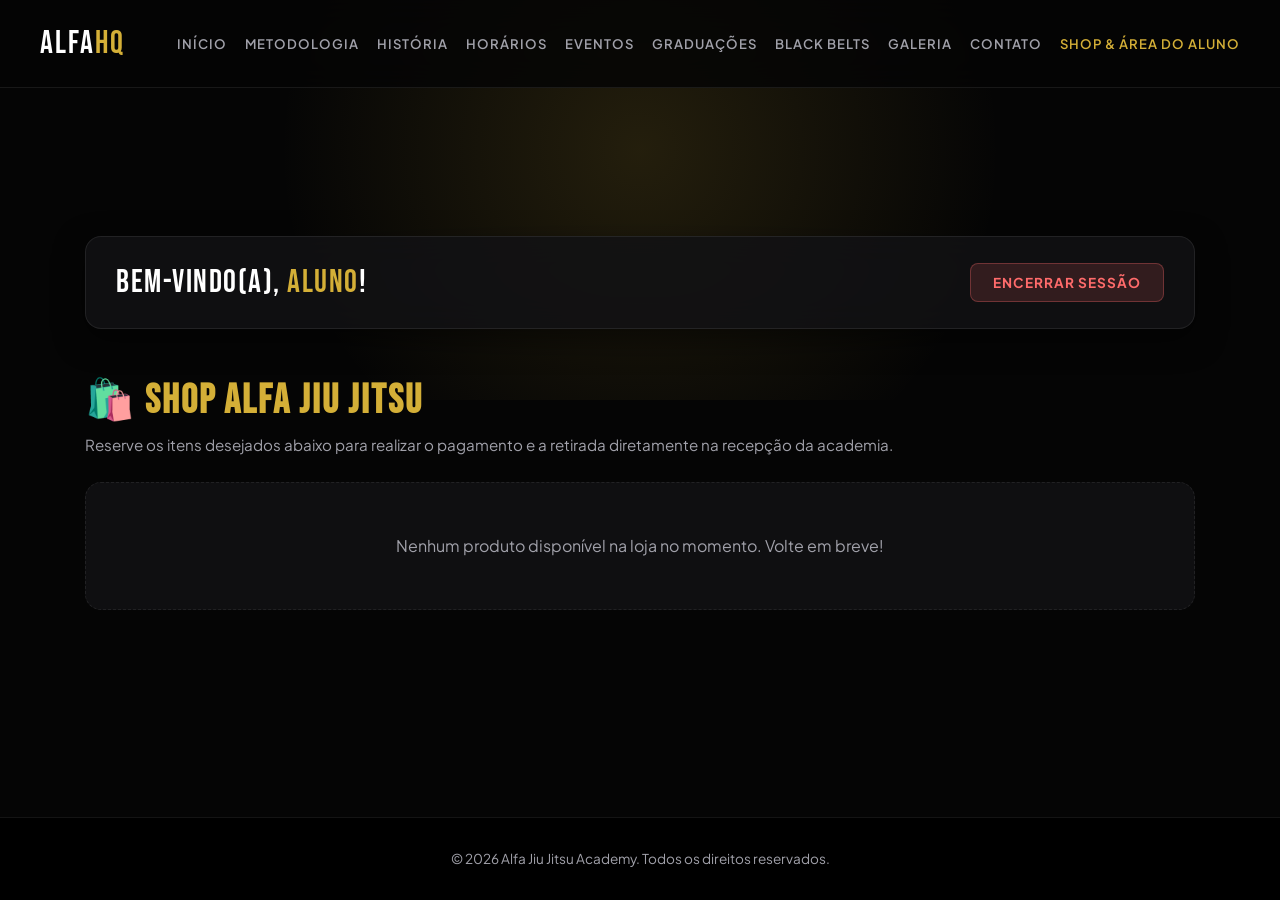
<file: reservas.html>
<!DOCTYPE html>
<html lang="pt-BR">

<head>
    <meta charset="UTF-8">
    <meta name="viewport" content="width=device-width, initial-scale=1.0">
    <title>Área do Aluno & Shop | Alfa Jiu Jitsu Academy</title>

    <!-- Google Fonts: Bebas Neue + Plus Jakarta Sans -->
    <link rel="preconnect" href="https://fonts.googleapis.com">
    <link rel="preconnect" href="https://fonts.gstatic.com" crossorigin>
    <link href="https://fonts.googleapis.com/css2?family=Bebas+Neue&family=Plus+Jakarta+Sans:wght@300;400;500;600;700&display=swap" rel="stylesheet">

    <style>
        :root {
            --bg-body: #050505;
            --bg-card: rgba(18, 18, 20, 0.85);
            --bg-card-border: rgba(255, 255, 255, 0.08);
            --gold-primary: #D4AF37;
            --gold-hover: #b49329;
            --gold-glow: rgba(212, 175, 55, 0.15);
            --text-main: #F4F4F5;
            --text-muted: #A1A1AA;
            --font-head: 'Bebas Neue', sans-serif;
            --font-body: 'Plus Jakarta Sans', sans-serif;
            --green-price: #25d366;
            --red-alert: #ff6b6b;
        }

        * {
            box-sizing: border-box;
            margin: 0;
            padding: 0;
        }

        body {
            font-family: var(--font-body);
            background-color: var(--bg-body);
            color: var(--text-main);
            line-height: 1.6;
            min-height: 100vh;
            display: flex;
            flex-direction: column;
            justify-content: space-between;
            overflow-x: hidden;
            -webkit-font-smoothing: antialiased;
        }

        /* --- GLOW BACKGROUND EFFECT --- */
        .glow-bg {
            position: absolute;
            top: -100px;
            left: 50%;
            transform: translateX(-50%);
            width: 900px;
            height: 500px;
            background: radial-gradient(circle, var(--gold-glow) 0%, rgba(0,0,0,0) 70%);
            z-index: 0;
            pointer-events: none;
        }

        /* --- HEADER NAVIGATION --- */
        header {
            position: sticky;
            top: 0;
            z-index: 100;
            background: rgba(5, 5, 5, 0.85);
            backdrop-filter: blur(16px);
            border-bottom: 1px solid var(--bg-card-border);
            padding: 18px 40px;
        }

        .nav-container {
            max-width: 1250px;
            margin: 0 auto;
            display: flex;
            justify-content: space-between;
            align-items: center;
        }

        .logo {
            font-family: var(--font-head);
            font-size: 2rem;
            letter-spacing: 2px;
            color: #fff;
            text-decoration: none;
        }

        .logo span {
            color: var(--gold-primary);
        }

        nav {
            display: flex;
            gap: 18px;
            flex-wrap: wrap;
        }

        nav a {
            color: var(--text-muted);
            text-decoration: none;
            font-size: 0.82rem;
            font-weight: 600;
            text-transform: uppercase;
            letter-spacing: 1px;
            transition: all 0.3s ease;
        }

        nav a:hover, nav a.active {
            color: var(--gold-primary);
        }

        /* --- MAIN CONTAINER --- */
        .reserva-container {
            position: relative;
            z-index: 1;
            max-width: 1150px;
            width: 100%;
            margin: 40px auto;
            padding: 0 20px;
        }

        /* --- HEADER PAINEL DO ALUNO --- */
        .header-painel {
            display: flex;
            justify-content: space-between;
            align-items: center;
            background: var(--bg-card);
            border: 1px solid var(--bg-card-border);
            padding: 20px 30px;
            border-radius: 16px;
            backdrop-filter: blur(16px);
            margin-bottom: 40px;
            box-shadow: 0 10px 30px rgba(0, 0, 0, 0.5);
        }

        .header-painel h2 {
            font-family: var(--font-head);
            font-size: 2rem;
            letter-spacing: 1.5px;
            color: #fff;
            font-weight: 400;
        }

        .header-painel h2 span {
            color: var(--gold-primary);
        }

        .btn-logout {
            background-color: rgba(255, 107, 107, 0.15);
            color: var(--red-alert);
            border: 1px solid rgba(255, 107, 107, 0.3);
            padding: 10px 22px;
            border-radius: 8px;
            cursor: pointer;
            font-family: var(--font-body);
            font-weight: 700;
            font-size: 0.85rem;
            text-transform: uppercase;
            letter-spacing: 1px;
            transition: all 0.3s ease;
        }

        .btn-logout:hover {
            background-color: var(--red-alert);
            color: #fff;
            box-shadow: 0 0 15px rgba(255, 107, 107, 0.4);
            transform: translateY(-2px);
        }

        /* --- SHOP SECTION TITLE --- */
        .section-header {
            margin-bottom: 25px;
        }

        .section-header h2 {
            font-family: var(--font-head);
            font-size: 2.5rem;
            letter-spacing: 2px;
            color: var(--gold-primary);
            text-transform: uppercase;
            display: flex;
            align-items: center;
            gap: 10px;
        }

        .section-header p {
            color: var(--text-muted);
            font-size: 0.95rem;
        }

        /* --- GRID SHOP --- */
        .grid-shop {
            display: grid;
            grid-template-columns: repeat(auto-fill, minmax(280px, 1fr));
            gap: 25px;
            margin-top: 20px;
        }

        .card-shop {
            background: var(--bg-card);
            border: 1px solid var(--bg-card-border);
            border-radius: 16px;
            padding: 20px;
            display: flex;
            flex-direction: column;
            justify-content: space-between;
            transition: all 0.3s ease;
            backdrop-filter: blur(16px);
        }

        .card-shop:hover {
            transform: translateY(-6px);
            border-color: rgba(212, 175, 55, 0.4);
            box-shadow: 0 12px 30px rgba(0, 0, 0, 0.6);
        }

        .card-shop img {
            width: 100%;
            height: 220px;
            object-fit: cover;
            border-radius: 10px;
            margin-bottom: 15px;
            border: 1px solid rgba(255, 255, 255, 0.05);
        }

        .card-shop h3 {
            font-family: var(--font-head);
            font-size: 1.6rem;
            letter-spacing: 1px;
            color: #fff;
            margin-bottom: 8px;
        }

        .card-shop .info-tag {
            font-size: 0.88rem;
            color: var(--text-muted);
            margin-bottom: 4px;
        }

        .card-shop .info-tag strong {
            color: var(--text-main);
        }

        .card-shop .preco {
            font-size: 1.4rem;
            font-weight: 800;
            color: var(--green-price);
            margin: 12px 0 15px 0;
        }

        .btn-reservar {
            width: 100%;
            padding: 13px;
            background-color: var(--gold-primary);
            color: #000;
            border: none;
            border-radius: 10px;
            font-family: var(--font-body);
            font-weight: 800;
            font-size: 0.9rem;
            text-transform: uppercase;
            letter-spacing: 1px;
            cursor: pointer;
            transition: all 0.3s ease;
            box-shadow: 0 4px 15px rgba(212, 175, 55, 0.2);
        }

        .btn-reservar:hover:not(:disabled) {
            background-color: var(--gold-hover);
            transform: translateY(-2px);
            box-shadow: 0 6px 20px rgba(212, 175, 55, 0.35);
        }

        .btn-reservar:disabled {
            background-color: rgba(255, 255, 255, 0.08);
            color: #666;
            border: 1px solid rgba(255, 255, 255, 0.05);
            cursor: not-allowed;
            box-shadow: none;
        }

        .empty-msg {
            color: var(--text-muted);
            grid-column: 1 / -1;
            text-align: center;
            padding: 50px 20px;
            background: var(--bg-card);
            border: 1px dashed var(--bg-card-border);
            border-radius: 16px;
            font-size: 1rem;
        }

        /* --- FOOTER --- */
        footer {
            border-top: 1px solid var(--bg-card-border);
            padding: 30px 20px;
            text-align: center;
            background: #000;
            margin-top: 60px;
        }

        footer p {
            color: var(--text-muted);
            font-size: 0.85rem;
        }

        @media (max-width: 768px) {
            header { padding: 15px 20px; }
            .nav-container { flex-direction: column; gap: 15px; }
            .header-painel { flex-direction: column; gap: 15px; text-align: center; }
        }
    </style>
</head>

<body>

    <div class="glow-bg"></div>

    <!-- HEADER NAVIGATION -->
    <header>
        <div class="nav-container">
            <a href="index.html" class="logo">ALFA<span>HQ</span></a>
            <nav>
                <a href="index.html">Início</a>
                <a href="index.html#metodologia">Metodologia</a>
                <a href="historia.html">História</a>
                <a href="horarios.html">Horários</a>
                <a href="eventos.html">Eventos</a>
                <a href="graduacoes.html">Graduações</a>
                <a href="blackbelts.html">Black Belts</a>
                <a href="galeria.html">Galeria</a>
                <a href="contato.html">Contato</a>
                <a href="reservas.html" class="active">Shop & Área do Aluno</a>
            </nav>
        </div>
    </header>

    <main class="reserva-container">
        <!-- PAINEL DO ALUNO LOGADO -->
        <div class="header-painel">
            <h2>Bem-vindo(a), <span id="nomeAluno">Aluno</span>!</h2>
            <button onclick="logout()" class="btn-logout">Encerrar Sessão</button>
        </div>

        <!-- TÍTULO DA SEÇÃO DE SHOP -->
        <div class="section-header">
            <h2>🛍️ Shop Alfa Jiu Jitsu</h2>
            <p>Reserve os itens desejados abaixo para realizar o pagamento e a retirada diretamente na recepção da academia.</p>
        </div>

        <!-- GRID DE PRODUTOS DO SHOP -->
        <div id="gridShop" class="grid-shop">
            <!-- Produtos cadastrados via Admin aparecerão aqui dinamicamente -->
        </div>
    </main>

    <!-- FOOTER -->
    <footer>
        <p>© 2026 Alfa Jiu Jitsu Academy. Todos os direitos reservados.</p>
    </footer>

    <!-- SCRIPT DE GERENCIAMENTO DE SESSÃO E RESERVAS -->
    <script>
        // Identifica o aluno logado na sessão
        const usuarioLogado = JSON.parse(localStorage.getItem('usuarioLogado'));
        if (usuarioLogado && usuarioLogado.nome) {
            document.getElementById('nomeAluno').innerText = usuarioLogado.nome;
        }

        document.addEventListener('DOMContentLoaded', carregarShopAluno);

        function carregarShopAluno() {
            const container = document.getElementById('gridShop');
            const produtos = JSON.parse(localStorage.getItem('produtosShop')) || [];

            if (produtos.length === 0) {
                container.innerHTML = '<div class="empty-msg">Nenhum produto disponível na loja no momento. Volte em breve!</div>';
                return;
            }

            container.innerHTML = '';
            produtos.forEach(prod => {
                const desabilitado = prod.qtd <= 0 ? 'disabled' : '';
                const textoBotao = prod.qtd > 0 ? 'Reservar e Retirar na Academia' : 'Produto Esgotado';

                container.innerHTML += `
                    <div class="card-shop">
                        <div>
                            <img src="${prod.foto}" alt="${prod.nome}" onerror="this.src='https://via.placeholder.com/300x220?text=Produto+Alfa'">
                            <h3>${prod.nome}</h3>
                            <p class="info-tag">Tamanho: <strong>${prod.tamanho}</strong></p>
                            <p class="info-tag">Disponível: <strong>${prod.qtd} unidade(s)</strong></p>
                            <div class="preco">R$ ${parseFloat(prod.preco).toFixed(2).replace('.', ',')}</div>
                        </div>
                        <button onclick="fazerReserva(${prod.id})" class="btn-reservar" ${desabilitado}>
                            ${textoBotao}
                        </button>
                    </div>
                `;
            });
        }

        function fazerReserva(id) {
            let produtos = JSON.parse(localStorage.getItem('produtosShop')) || [];
            const index = produtos.findIndex(p => p.id === id);

            if (index !== -1 && produtos[index].qtd > 0) {
                produtos[index].qtd -= 1; // Abate 1 unidade no estoque
                localStorage.setItem('produtosShop', JSON.stringify(produtos));

                alert(`Reserva do item "${produtos[index].nome}" solicitada com sucesso!\n\nPor favor, dirija-se à recepção da academia para efetuar o pagamento e retirar seu produto.`);
                
                carregarShopAluno(); // Atualiza a tela em tempo real
            }
        }

        function logout() {
            localStorage.removeItem('usuarioLogado');
            window.location.href = 'login.html';
        }
    </script>

</body>

</html>
</file>
<file: css/style.css>
/* ==========================================================================
   ALDA LEGACY ACADEMY - LIGHT & GOLD PREMIUM THEME
   ========================================================================== */

@import url('https://fonts.googleapis.com/css2?family=Bebas+Neue&family=Plus+Jakarta+Sans:wght@300;400;500;600;700;800&display=swap');

:root {
    /* Cores de Fundo (Clean Light Theme) */
    --bg-body: #F8F9FA;
    --bg-surface: #FFFFFF;
    --bg-card: #FFFFFF;
    --bg-card-border: rgba(0, 0, 0, 0.08); 
    --bg-card-hover: rgba(255, 255, 255, 0.95);
    
    /* Dourado Nobre & Acentos */
    --gold-primary: #C59B27;
    --gold-hover: #B38918;
    --gold-glow: rgba(197, 155, 39, 0.12);
    --gold-soft-bg: rgba(197, 155, 39, 0.08);
    
    /* Textos Clean */
    --text-main: #111827;
    --text-muted: #4B5563;
    --text-light: #FFFFFF;
    --text-dark: #000000;
    
    --green-accent: #25D366;
    
    --font-head: 'Bebas Neue', cursive, sans-serif;
    --font-body: 'Plus Jakarta Sans', sans-serif;
    
    --radius-sm: 8px;
    --radius-md: 14px;
    --radius-lg: 20px;
    
    --shadow-sm: 0 2px 8px rgba(0, 0, 0, 0.04);
    --shadow-md: 0 10px 30px rgba(0, 0, 0, 0.06);
    --shadow-lg: 0 20px 40px rgba(0, 0, 0, 0.10);
    
    --transition-normal: 0.3s cubic-bezier(0.16, 1, 0.3, 1);
}

/* --- RESET GLOBAL --- */
*, *::before, *::after {
    box-sizing: border-box;
    margin: 0;
    padding: 0;
}

html {
    scroll-behavior: smooth;
}

body {
    background-color: var(--bg-body);
    color: var(--text-main);
    font-family: var(--font-body);
    line-height: 1.6;
    overflow-x: hidden;
    -webkit-font-smoothing: antialiased;
}

/* Background Glow Sofisticado */
.glow-bg {
    position: absolute;
    top: -100px;
    left: 50%;
    transform: translateX(-50%);
    width: 900px;
    height: 500px;
    background: radial-gradient(circle, var(--gold-glow) 0%, rgba(248, 249, 250, 0) 70%);
    z-index: 0;
    pointer-events: none;
}

/* --- HEADER & NAVIGATION --- */
header {
    position: sticky;
    top: 0;
    z-index: 1000;
    background: rgba(255, 255, 255, 0.88);
    backdrop-filter: blur(16px);
    -webkit-backdrop-filter: blur(16px);
    border-bottom: 1px solid var(--bg-card-border);
    padding: 16px 40px;
    box-shadow: var(--shadow-sm);
}

.nav-container {
    max-width: 1250px;
    margin: 0 auto;
    display: flex;
    justify-content: space-between;
    align-items: center;
}

.logo {
    font-family: var(--font-head);
    font-size: 1.9rem;
    line-height: 0.9;
    letter-spacing: 2px;
    color: var(--text-main);
    text-decoration: none;
    display: inline-block;
}

.logo span {
    color: var(--gold-primary);
}

.logo small {
    font-size: 0.85rem;
    color: var(--text-muted);
    letter-spacing: 3px;
    display: block;
    font-weight: 600;
}

nav {
    display: flex;
    align-items: center;
    gap: 20px;
    flex-wrap: wrap;
}

nav a {
    color: var(--text-muted);
    font-size: 0.82rem;
    font-weight: 700;
    text-transform: uppercase;
    letter-spacing: 1px;
    text-decoration: none;
    transition: var(--transition-normal);
    padding: 4px 0;
    position: relative;
}

nav a:hover, nav a.active {
    color: var(--gold-primary);
}

nav a.active::after {
    content: '';
    position: absolute;
    bottom: -2px;
    left: 0;
    width: 100%;
    height: 2px;
    background-color: var(--gold-primary);
    border-radius: 2px;
}

/* --- HERO SECTION --- */
.hero {
    position: relative;
    min-height: 70vh;
    display: flex;
    justify-content: center;
    align-items: center;
    text-align: center;
    padding: 90px 20px;
    overflow: hidden;
    z-index: 1;
}

.hero-video {
    position: absolute;
    top: 50%;
    left: 50%;
    min-width: 100%;
    min-height: 100%;
    width: auto;
    height: auto;
    z-index: -2;
    transform: translate(-50%, -50%);
    object-fit: cover;
}

.hero-overlay {
    position: absolute;
    top: 0;
    left: 0;
    width: 100%;
    height: 100%;
    background: linear-gradient(180deg, rgba(15, 15, 20, 0.55) 0%, rgba(15, 15, 20, 0.75) 100%);
    z-index: -1;
}

.hero-content {
    position: relative;
    z-index: 2;
    display: flex;
    flex-direction: column;
    align-items: center;
}

.logo-img {
    width: 130px;
    height: 130px;
    border-radius: 50%;
    border: 3px solid var(--gold-primary);
    object-fit: cover;
    box-shadow: 0 10px 30px rgba(0, 0, 0, 0.3);
    margin-bottom: 24px;
}

.hero h1 {
    font-family: var(--font-head);
    font-size: clamp(3rem, 6.5vw, 5rem);
    line-height: 0.95;
    letter-spacing: 3px;
    text-transform: uppercase;
    margin-bottom: 12px;
    color: var(--text-light);
    text-shadow: 0 4px 20px rgba(0,0,0,0.4);
}

.hero p.slogan {
    color: var(--gold-primary);
    font-size: 1.15rem;
    font-weight: 700;
    letter-spacing: 2.5px;
    text-transform: uppercase;
    margin-bottom: 24px;
    text-shadow: 0 2px 10px rgba(0,0,0,0.5);
}

/* --- SEÇÕES GERAIS --- */
section {
    padding: 70px 20px;
    position: relative;
    z-index: 1;
}

.section-title {
    font-family: var(--font-head);
    font-size: clamp(2.2rem, 4.5vw, 3.4rem);
    letter-spacing: 2px;
    text-transform: uppercase;
    color: var(--text-main);
    text-align: center;
    margin-bottom: 10px;
}

.section-subtitle {
    color: var(--text-muted);
    max-width: 700px;
    margin: 0 auto 40px auto;
    text-align: center;
    font-size: 1.05rem;
    font-weight: 400;
}

/* --- CARDS & TURMAS --- */
.turmas-bg {
    background: #FFFFFF;
    border-top: 1px solid var(--bg-card-border);
    border-bottom: 1px solid var(--bg-card-border);
    box-shadow: var(--shadow-sm);
}

.cards-turmas {
    display: flex;
    justify-content: center;
    gap: 30px;
    flex-wrap: wrap;
    max-width: 1150px;
    margin: 0 auto;
}

.turma-card {
    background: var(--bg-card);
    border: 1px solid var(--bg-card-border);
    border-radius: var(--radius-lg);
    padding: 35px 30px;
    width: 330px;
    text-align: left;
    transition: var(--transition-normal);
    display: flex;
    flex-direction: column;
    justify-content: space-between;
    box-shadow: var(--shadow-md);
}

.turma-card:hover {
    transform: translateY(-8px);
    border-color: rgba(197, 155, 39, 0.5);
    box-shadow: var(--shadow-lg);
}

.turma-card h3 {
    font-family: var(--font-head);
    font-size: 2rem;
    color: var(--text-main);
    margin-bottom: 15px;
    border-bottom: 2px solid var(--gold-soft-bg);
    padding-bottom: 10px;
}

.turma-card p {
    color: var(--text-muted);
    font-size: 0.98rem;
    margin-bottom: 10px;
}

.turma-card p strong {
    color: var(--text-main);
}

/* Card Específico Turma Kids */
.turma-card.turma-kids {
    background-image: linear-gradient(180deg, rgba(255, 255, 255, 0.82) 0%, rgba(255, 255, 255, 0.96) 100%), url('../imagens/kidsinicio.jpeg');
    background-size: cover;
    background-position: center;
    border-color: rgba(197, 155, 39, 0.4);
}

.turma-card.turma-kids h3 {
    color: var(--gold-primary);
}

/* --- BOTÕES --- */
.botao {
    display: block;
    text-align: center;
    margin-top: 24px;
    padding: 14px 24px;
    background: var(--gold-primary);
    color: #FFFFFF;
    text-decoration: none;
    border-radius: var(--radius-md);
    font-weight: 700;
    font-size: 0.9rem;
    text-transform: uppercase;
    letter-spacing: 1px;
    transition: var(--transition-normal);
    border: none;
    cursor: pointer;
    box-shadow: 0 4px 14px rgba(197, 155, 39, 0.25);
}

.botao:hover {
    background: var(--gold-hover);
    transform: translateY(-2px);
    box-shadow: 0 6px 20px rgba(197, 155, 39, 0.35);
}

.btn-whatsapp-hero {
    display: inline-block;
    margin-top: 15px;
    padding: 16px 38px;
    background: var(--gold-primary);
    color: #FFFFFF;
    text-decoration: none;
    font-weight: 800;
    font-size: 1rem;
    letter-spacing: 1.5px;
    border-radius: 50px;
    transition: var(--transition-normal);
    box-shadow: 0 8px 25px rgba(0, 0, 0, 0.3);
    text-transform: uppercase;
}

.btn-whatsapp-hero:hover {
    background: var(--gold-hover);
    transform: translateY(-3px) scale(1.02);
    box-shadow: 0 12px 30px rgba(0, 0, 0, 0.4);
}

.instagram-chamada {
    display: inline-block;
    margin-top: 20px;
    color: var(--gold-primary);
    text-decoration: none;
    font-size: 0.95rem;
    font-weight: 700;
    transition: opacity 0.3s;
}

.instagram-chamada:hover {
    opacity: 0.85;
}

/* --- BANNER BLACK BELT HERO --- */
.blackbelt-hero-section {
    position: relative;
    min-height: 480px;
    display: flex;
    justify-content: center;
    align-items: center;
    text-align: center;
    padding: 60px 20px;
    overflow: hidden;
    border-top: 1px solid var(--bg-card-border);
    border-bottom: 1px solid var(--bg-card-border);
}

.blackbelt-hero-bg {
    position: absolute;
    top: 0;
    left: 0;
    width: 100%;
    height: 100%;
    z-index: 1;
    overflow: hidden;
}

.blackbelt-hero-bg img {
    width: 100%;
    height: 100%;
    object-fit: cover;
    object-position: center 25%;
    transform: scale(1.08);
}

.blackbelt-hero-overlay {
    position: absolute;
    top: 0;
    left: 0;
    width: 100%;
    height: 100%;
    background: linear-gradient(180deg, rgba(15,15,20,0.65) 0%, rgba(15,15,20,0.85) 100%);
    z-index: 2;
}

.blackbelt-hero-content {
    position: relative;
    z-index: 3;
    max-width: 800px;
}

.blackbelt-hero-content .section-title {
    color: #FFFFFF;
    text-shadow: 0 4px 15px rgba(0,0,0,0.5);
}

.blackbelt-hero-content .section-subtitle {
    color: #F3F4F6;
    text-shadow: 0 2px 10px rgba(0,0,0,0.5);
    font-size: 1.1rem;
    margin-bottom: 20px;
}

/* --- BOTÕES FLUTUANTES --- */
.flutuantes-container {
    position: fixed;
    bottom: 25px;
    right: 25px;
    display: flex;
    flex-direction: column;
    gap: 12px;
    z-index: 999;
}

.flutuante-btn {
    width: 54px;
    height: 54px;
    border-radius: 50%;
    display: flex;
    align-items: center;
    justify-content: center;
    color: #FFF;
    text-decoration: none;
    box-shadow: 0 8px 20px rgba(0, 0, 0, 0.15);
    transition: var(--transition-normal);
}

.flutuante-btn svg {
    width: 26px;
    height: 26px;
    fill: currentColor;
}

.flutuante-btn:hover {
    transform: scale(1.1);
    box-shadow: 0 12px 25px rgba(0, 0, 0, 0.25);
}

.flutuante-btn.instagram {
    background: radial-gradient(circle at 30% 107%, #fdf497 0%, #fdf497 5%, #fd5949 45%, #d6249f 60%, #285AEB 90%);
}

.flutuante-btn.whatsapp {
    background-color: var(--green-accent);
}

/* --- FOOTER --- */
footer {
    border-top: 1px solid var(--bg-card-border);
    padding: 50px 20px;
    text-align: center;
    background: #FFFFFF;
}

footer h2, footer h3 {
    font-family: var(--font-head);
    font-size: 2rem;
    letter-spacing: 2px;
    color: var(--gold-primary);
    margin-bottom: 8px;
}

footer p {
    color: var(--text-muted);
    font-size: 0.9rem;
    font-weight: 500;
}

/* --- PÁGINA DE HORÁRIOS (CRONOGRAMA) --- */
.hero-badge {
    display: inline-block;
    padding: 6px 20px;
    border-radius: 100px;
    background: var(--gold-soft-bg);
    border: 1px solid var(--gold-primary);
    color: var(--gold-primary);
    font-size: 0.85rem;
    font-weight: 700;
    letter-spacing: 2px;
    text-transform: uppercase;
    margin-bottom: 20px;
}

.horarios-container {
    max-width: 1000px;
    margin: 0 auto;
    padding: 20px 20px 100px 20px;
    position: relative;
    z-index: 1;
}

.treinos-grid {
    display: grid;
    grid-template-columns: repeat(auto-fit, minmax(300px, 1fr));
    gap: 30px;
    margin-top: 20px;
}

.card-turma {
    background: var(--bg-card);
    border: 1px solid var(--bg-card-border);
    border-radius: var(--radius-lg);
    padding: 35px 30px;
    position: relative;
    transition: var(--transition-normal);
    display: flex;
    flex-direction: column;
    justify-content: space-between;
    box-shadow: var(--shadow-md);
}

.card-turma:hover {
    transform: translateY(-6px);
    border-color: rgba(197, 155, 39, 0.4);
    box-shadow: var(--shadow-lg);
}

.turma-header {
    display: flex;
    align-items: center;
    gap: 15px;
    margin-bottom: 25px;
    border-bottom: 1px solid var(--bg-card-border);
    padding-bottom: 15px;
}

.turma-icon {
    font-size: 1.8rem;
    background: var(--gold-soft-bg);
    width: 55px;
    height: 55px;
    display: flex;
    align-items: center;
    justify-content: center;
    border-radius: 12px;
    border: 1px solid rgba(197, 155, 39, 0.2);
}

.turma-header h3 {
    font-family: var(--font-head);
    font-size: 2.2rem;
    letter-spacing: 1px;
    color: var(--text-main);
}

.turma-info {
    display: flex;
    flex-direction: column;
    gap: 12px;
}

.info-item {
    display: flex;
    justify-content: space-between;
    align-items: center;
    background: #F8F9FA;
    padding: 14px 18px;
    border-radius: 10px;
    border: 1px solid var(--bg-card-border);
}

.info-label {
    color: var(--text-muted);
    font-size: 0.95rem;
    font-weight: 600;
}

.info-val {
    color: var(--gold-primary);
    font-weight: 800;
    font-size: 1.1rem;
}

/* --- FILTROS DE CATEGORIA --- */
.filtros-container {
    background: #ffffff;
    border: 1px solid var(--bg-card-border);
    padding: 16px 24px;
    border-radius: 16px;
    box-shadow: var(--shadow-sm);
    margin-bottom: 40px;
    display: flex;
    flex-wrap: wrap;
    justify-content: space-between;
    align-items: center;
    gap: 20px;
}

.filtros {
    display: flex;
    flex-wrap: wrap;
    gap: 10px;
}

.filtros button {
    background: #f8fafc;
    border: 1px solid var(--bg-card-border);
    color: var(--text-main);
    padding: 10px 20px;
    border-radius: 100px;
    font-family: var(--font-body);
    font-size: 0.85rem;
    font-weight: 600;
    cursor: pointer;
    transition: var(--transition-normal);
    outline: none;
}

.filtros button:hover {
    border-color: var(--gold-primary);
    color: var(--gold-primary);
    transform: translateY(-2px);
}

.filtros button.ativo {
    background: var(--text-main);
    color: #ffffff;
    border-color: var(--text-main);
    box-shadow: var(--shadow-sm);
}

/* --- GALERIA DE FOTOS --- */
.galeria .foto {
    position: relative;
    border-radius: 16px;
    overflow: hidden;
    background: #0f172a;
    border: 1px solid var(--bg-card-border);
    aspect-ratio: 4 / 3;
    cursor: pointer;
    transition: transform 0.3s ease, box-shadow 0.3s ease;
}

.galeria .foto:hover {
    transform: translateY(-5px);
    box-shadow: var(--shadow-md);
}

.galeria .foto img {
    width: 100%;
    height: 100%;
    object-fit: cover;
    display: block;
    transition: transform 0.4s ease;
}

.galeria .foto:hover img {
    transform: scale(1.05);
}

/* --- DIÁRIO DA HQ (VÍDEOS & MÍDIAS) --- */
.diario-etapa video {
    width: 100% !important;
    height: 100% !important;
    max-height: 340px;
    object-fit: contain;
    display: block;
    border-radius: 8px;
    outline: none;
    background: transparent;
}

.diario-etapa div[style*="background: #0f172a"] {
    position: relative;
    overflow: hidden;
    display: flex;
    align-items: center;
    justify-content: center;
    width: 100%;
    min-height: 250px;
}

/* --- RESPONSIVIDADE GENERALIZADA --- */
@media (max-width: 768px) {
    header { padding: 15px 20px; }
    .nav-container { flex-direction: column; gap: 15px; }
    nav { justify-content: center; gap: 12px; }
    nav a { font-size: 0.75rem; }
    .turma-card { width: 100%; }
}
</file>
<file: css/animacoes.css>

</file>
<file: css/responsivo.css>

</file>
